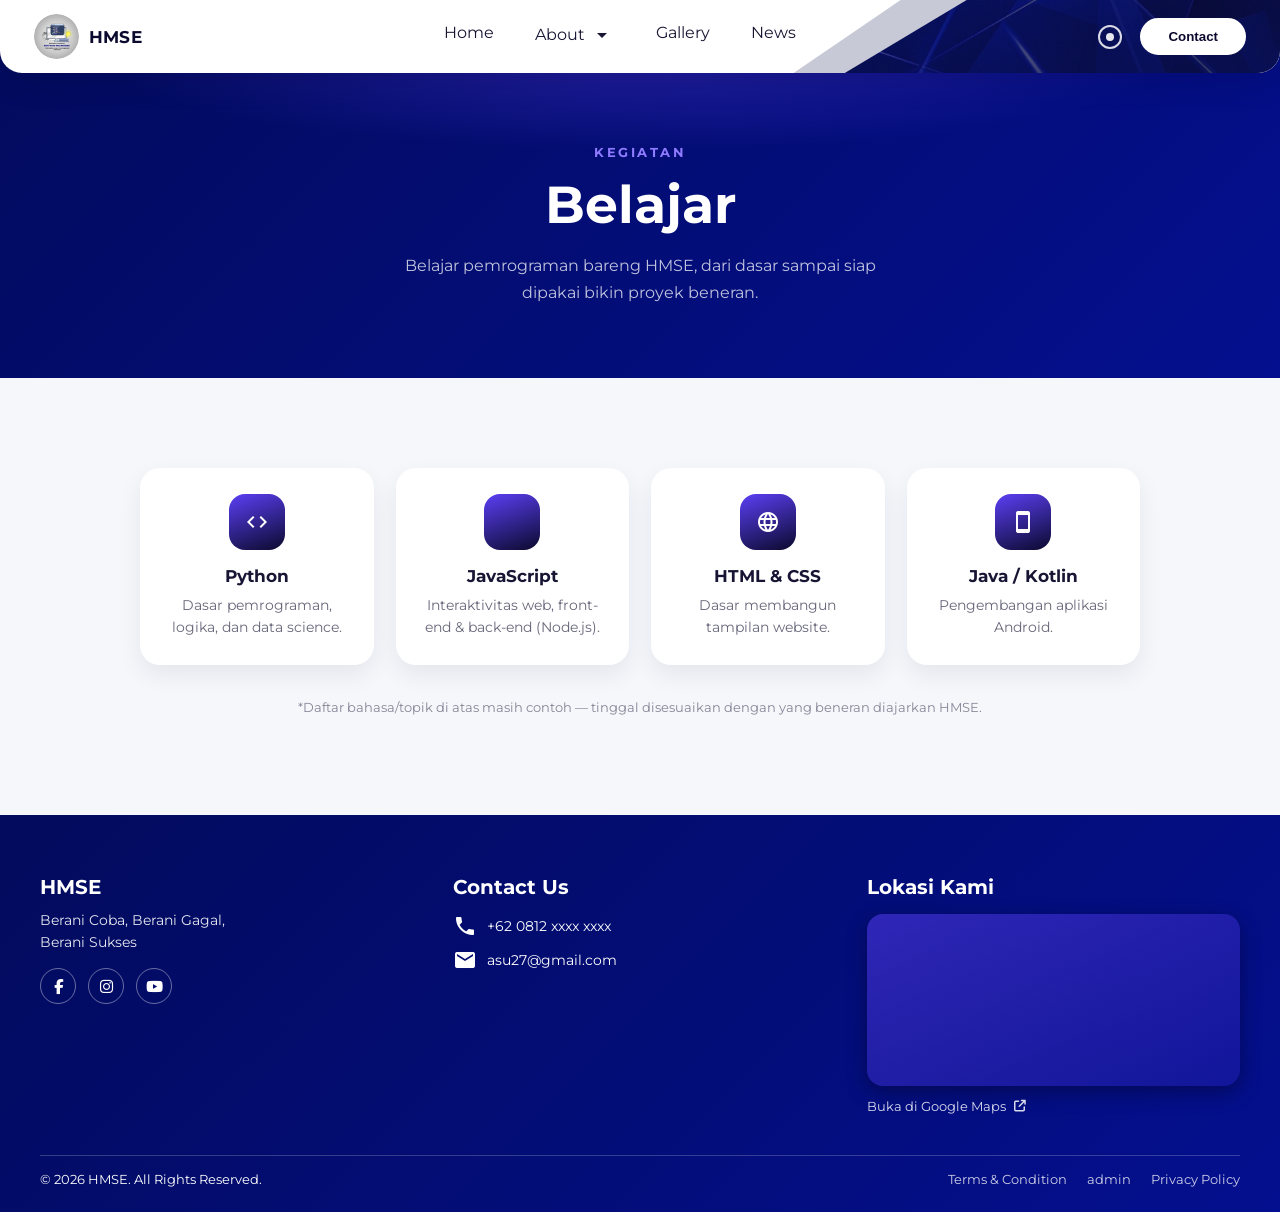
<file: html/belajar.html>
<!DOCTYPE html>
<html lang="id">
<head>
    <meta charset="UTF-8">
    <meta name="viewport" content="width=device-width, initial-scale=1.0">
    <title>Belajar - HMSE</title>
    <link rel="icon" type="image/png" href="../images/logo2.png">
    <link rel="apple-touch-icon" href="../images/logo2.png">
    <link rel="stylesheet" href="../css/style.css">
    <link rel="stylesheet" href="../css/belajar.css">
    <link rel="stylesheet" href="https://fonts.googleapis.com/icon?family=Material+Icons">
    <link rel="stylesheet" href="https://cdnjs.cloudflare.com/ajax/libs/font-awesome/6.5.1/css/all.min.css">
    <style>
        @import url('https://fonts.googleapis.com/css2?family=Montserrat:ital,wght@0,100..900;1,100..900&display=swap');
    </style>
</head>
<body>

    <header id="navbar">
        <nav class="navbar">

            <div class="nav-bg-gray"></div>

            <div class="brand">
                <img class="logo" src="../images/logo2.png" alt="logo HMSE">
                <span>HMSE</span>
            </div>

            <ul class="menu" id="menu">
                <li class="menu-header">
                    <div class="brand">
                        <img class="logo" src="../images/logo2.png" alt="logo HMSE">
                        <span>HMSE</span>
                    </div>
                    <span class="menu-close" id="menuClose" aria-label="Tutup menu">&times;</span>
                </li>
                <li class="nav-li"><a href="index.html">Home</a></li>
                <li class="nav-li drop">
                    <div class="drop-btn">
                      About
                      <span class="material-icons dropdown-icon">
                        arrow_drop_down
                      </span>
                    </div>

                    <div class="dropdown">
                      <ul class="dropdown-inner">
                        <li><a href="visi_&amp;_misi.html">Visi & Misi</a></li>
                        <li><a href="program-kerja.php">Program Kerja</a></li>
                        <li><a href="event-schedule.php">Event Schedule</a></li>
                        <li><a href="struktur.php">Struktur Organisasi</a></li>
                      </ul>
                    </div>

                </li>
                <li class="nav-li"><a href="gallery.php">Gallery</a></li>
                <li class="nav-li"><a href="news.php">News</a></li>
                <li class="nav-li mobile-btn">
                    <a class="btn" href="#"><button>Contact</button></a>
                </li>
            </ul>

            <div class="nav-accent">
                <span class="accent-circle"></span>
                <div class="button">
                    <a class="btn" href="#"><button>Contact</button></a>
                </div>
            </div>

            <div class="hamburger" id="hamburger">
                <span></span>
                <span></span>
                <span></span>
            </div>

        </nav>

        <div class="menu-overlay" id="menuOverlay"></div>
    </header>

    <!-- ================= PAGE BANNER ================= -->
    <section class="bl-banner">
        <div class="bl-banner-glow"></div>
        <div class="bl-banner-content reveal reveal-up">
            <span class="section-eyebrow section-eyebrow-light">Kegiatan</span>
            <h1>Belajar</h1>
            <p>Belajar pemrograman bareng HMSE, dari dasar sampai siap dipakai bikin proyek beneran.</p>
        </div>
    </section>

    <!-- ================= DAFTAR BAHASA/TOPIK ================= -->
    <!-- CONTOH/PLACEHOLDER: tinggal ganti/tambah/hapus .bl-card sesuai
         bahasa/topik yang beneran diajarkan. Ikonnya pakai Material Icons
         (lihat fonts.google.com/icons buat ganti nama ikonnya). -->
    <section class="bl-section">
        <div class="bl-grid">

            <div class="bl-card reveal reveal-up">
                <div class="bl-card-icon"><i class="material-icons">code</i></div>
                <h3>Python</h3>
                <p>Dasar pemrograman, logika, dan data science.</p>
            </div>

            <div class="bl-card reveal reveal-up">
                <div class="bl-card-icon"><i class="material-icons">javascript</i></div>
                <h3>JavaScript</h3>
                <p>Interaktivitas web, front-end &amp; back-end (Node.js).</p>
            </div>

            <div class="bl-card reveal reveal-up">
                <div class="bl-card-icon"><i class="material-icons">language</i></div>
                <h3>HTML &amp; CSS</h3>
                <p>Dasar membangun tampilan website.</p>
            </div>

            <div class="bl-card reveal reveal-up">
                <div class="bl-card-icon"><i class="material-icons">smartphone</i></div>
                <h3>Java / Kotlin</h3>
                <p>Pengembangan aplikasi Android.</p>
            </div>

        </div>

        <p class="bl-note">*Daftar bahasa/topik di atas masih contoh — tinggal disesuaikan dengan yang beneran diajarkan HMSE.</p>
    </section>

    <footer class="hmse-footer">
      <div class="footer-main">

        <!-- Brand -->
        <div class="footer-brand">
          <h3>HMSE</h3>
          <p>
            Berani Coba, Berani Gagal,<br>
            Berani Sukses
          </p>

          <div class="footer-social">
            <a href="#" aria-label="Facebook HMSE"><i class="fa-brands fa-facebook-f"></i></a>
            <a href="#" aria-label="Instagram HMSE"><i class="fa-brands fa-instagram"></i></a>
            <a href="#" aria-label="YouTube HMSE"><i class="fa-brands fa-youtube"></i></a>
          </div>
        </div>

        <!-- Contact -->
        <div class="footer-contact">
          <h4>Contact Us</h4>

          <p>
            <i class="material-icons">call</i>
            +62 0812 xxxx xxxx
          </p>

          <p>
            <i class="material-icons">email</i>
            asu27@gmail.com
          </p>
        </div>

        <!-- Maps -->
        <div class="footer-maps">
          <h4>Lokasi Kami</h4>
          <div class="footer-maps-frame">
            <iframe
              loading="lazy"
              src="https://maps.google.com/maps?q=-6.2243268,106.5683631&z=17&output=embed">
            </iframe>
          </div>
          <a class="footer-maps-link" href="https://www.google.com/maps/place/SEKRET+HMSE+UNIPI/@-6.2243884,106.5671774,18.06z/data=!4m6!3m5!1s0x2e69ff0067f77447:0xd2739de9d0900f90!8m2!3d-6.2243268!4d106.5683631!16s%2Fg%2F11w9bsdjsm?hl=id-ID" target="_blank" rel="noopener">
            Buka di Google Maps
            <i class="fa-solid fa-arrow-up-right-from-square"></i>
          </a>
        </div>

      </div>

      <!-- Bottom -->
      <div class="footer-bottom">

        <p>© 2026 HMSE. All Rights Reserved.</p>

        <div class="footer-links">
          <a href="#">Terms & Condition</a>
          <a href="../admin/login.php">admin</a>
          <a href="#">Privacy Policy</a>
        </div>

      </div>
    </footer>

    <script src="../js/index.js"></script>

</body>
</html>
</file>
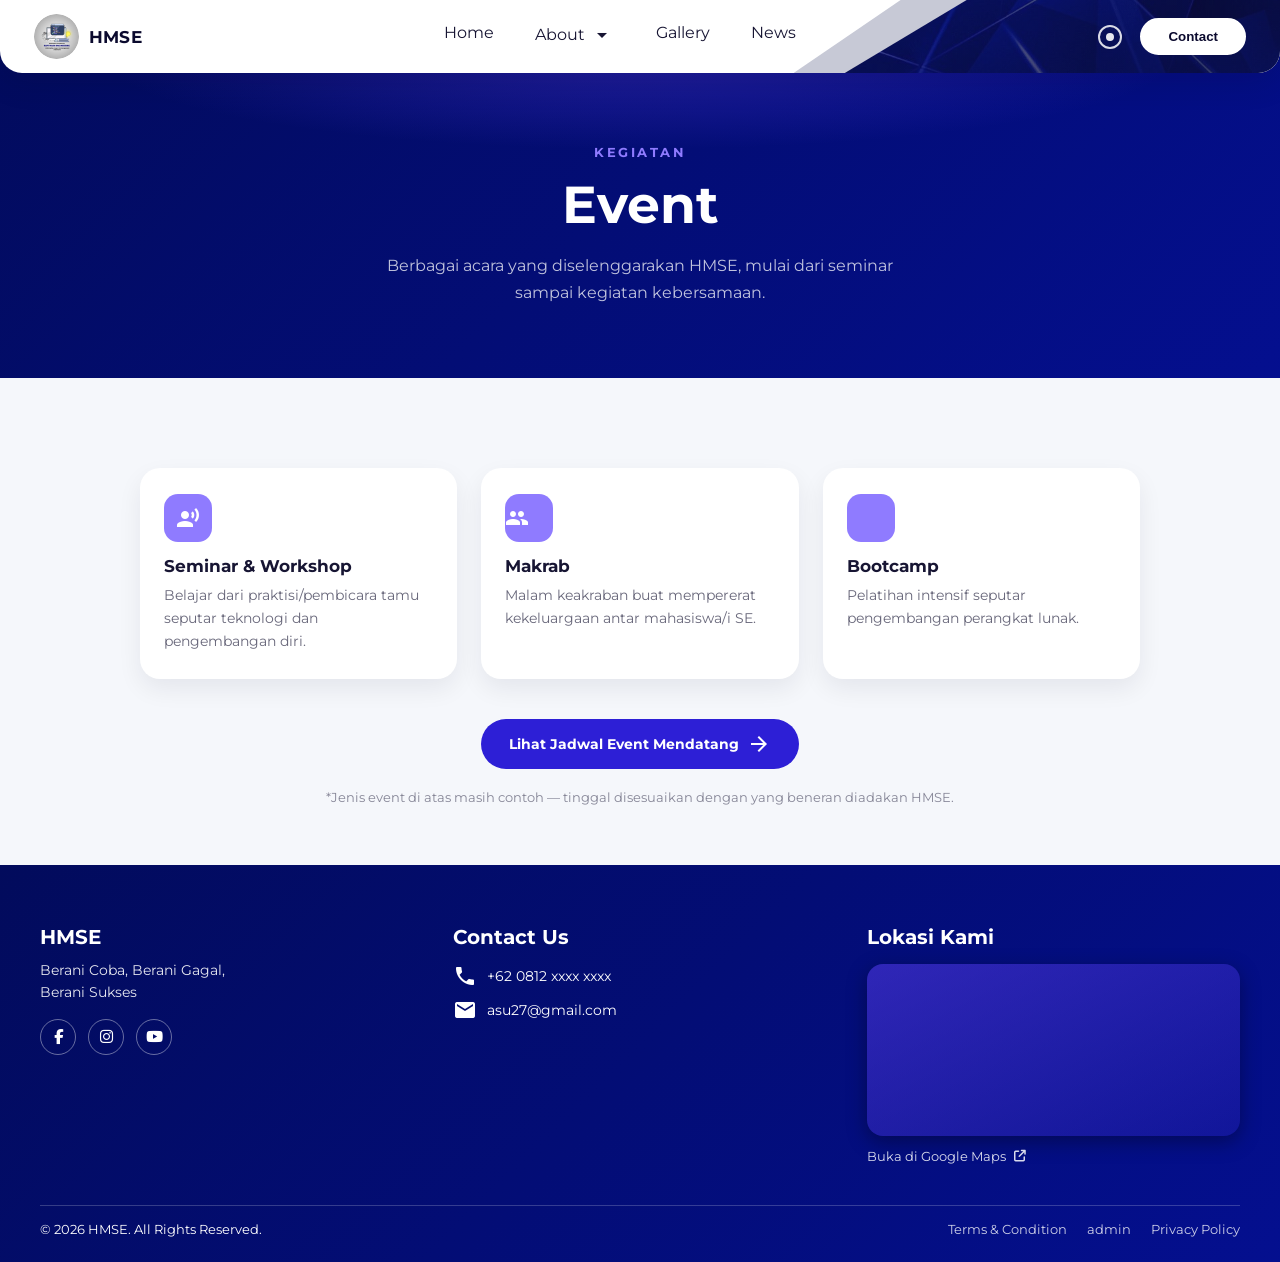
<file: html/event.html>
<!DOCTYPE html>
<html lang="id">
<head>
    <meta charset="UTF-8">
    <meta name="viewport" content="width=device-width, initial-scale=1.0">
    <title>Event - HMSE</title>
    <link rel="icon" type="image/png" href="../images/logo2.png">
    <link rel="apple-touch-icon" href="../images/logo2.png">
    <link rel="stylesheet" href="../css/style.css">
    <link rel="stylesheet" href="../css/event.css">
    <link rel="stylesheet" href="https://fonts.googleapis.com/icon?family=Material+Icons">
    <link rel="stylesheet" href="https://cdnjs.cloudflare.com/ajax/libs/font-awesome/6.5.1/css/all.min.css">
    <style>
        @import url('https://fonts.googleapis.com/css2?family=Montserrat:ital,wght@0,100..900;1,100..900&display=swap');
    </style>
</head>
<body>

    <header id="navbar">
        <nav class="navbar">

            <div class="nav-bg-gray"></div>

            <div class="brand">
                <img class="logo" src="../images/logo2.png" alt="logo HMSE">
                <span>HMSE</span>
            </div>

            <ul class="menu" id="menu">
                <li class="menu-header">
                    <div class="brand">
                        <img class="logo" src="../images/logo2.png" alt="logo HMSE">
                        <span>HMSE</span>
                    </div>
                    <span class="menu-close" id="menuClose" aria-label="Tutup menu">&times;</span>
                </li>
                <li class="nav-li"><a href="index.html">Home</a></li>
                <li class="nav-li drop">
                    <div class="drop-btn">
                      About
                      <span class="material-icons dropdown-icon">
                        arrow_drop_down
                      </span>
                    </div>

                    <div class="dropdown">
                      <ul class="dropdown-inner">
                        <li><a href="visi_&amp;_misi.html">Visi & Misi</a></li>
                        <li><a href="program-kerja.php">Program Kerja</a></li>
                        <li><a href="event-schedule.php">Event Schedule</a></li>
                        <li><a href="struktur.php">Struktur Organisasi</a></li>
                      </ul>
                    </div>

                </li>
                <li class="nav-li"><a href="gallery.php">Gallery</a></li>
                <li class="nav-li"><a href="news.php">News</a></li>
                <li class="nav-li mobile-btn">
                    <a class="btn" href="#"><button>Contact</button></a>
                </li>
            </ul>

            <div class="nav-accent">
                <span class="accent-circle"></span>
                <div class="button">
                    <a class="btn" href="#"><button>Contact</button></a>
                </div>
            </div>

            <div class="hamburger" id="hamburger">
                <span></span>
                <span></span>
                <span></span>
            </div>

        </nav>

        <div class="menu-overlay" id="menuOverlay"></div>
    </header>

    <!-- ================= PAGE BANNER ================= -->
    <section class="ev-banner">
        <div class="ev-banner-glow"></div>
        <div class="ev-banner-content reveal reveal-up">
            <span class="section-eyebrow section-eyebrow-light">Kegiatan</span>
            <h1>Event</h1>
            <p>Berbagai acara yang diselenggarakan HMSE, mulai dari seminar sampai kegiatan kebersamaan.</p>
        </div>
    </section>

    <!-- ================= JENIS EVENT ================= -->
    <!-- CONTOH/PLACEHOLDER: tinggal ganti/tambah/hapus .ev-card sesuai
         jenis acara yang beneran diadakan HMSE. -->
    <section class="ev-section">
        <div class="ev-grid">

            <div class="ev-card reveal reveal-up">
                <div class="ev-card-icon"><i class="material-icons">record_voice_over</i></div>
                <h3>Seminar &amp; Workshop</h3>
                <p>Belajar dari praktisi/pembicara tamu seputar teknologi dan pengembangan diri.</p>
            </div>

            <div class="ev-card reveal reveal-up">
                <div class="ev-card-icon"><i class="material-icons">groups</i></div>
                <h3>Makrab</h3>
                <p>Malam keakraban buat mempererat kekeluargaan antar mahasiswa/i SE.</p>
            </div>

            <div class="ev-card reveal reveal-up">
                <div class="ev-card-icon"><i class="material-icons">terminal</i></div>
                <h3>Bootcamp</h3>
                <p>Pelatihan intensif seputar pengembangan perangkat lunak.</p>
            </div>

        </div>

        <div class="ev-cta">
            <a href="event-schedule.php">
                Lihat Jadwal Event Mendatang
                <i class="material-icons">arrow_forward</i>
            </a>
        </div>

        <p class="ev-note">*Jenis event di atas masih contoh — tinggal disesuaikan dengan yang beneran diadakan HMSE.</p>
    </section>

    <footer class="hmse-footer">
      <div class="footer-main">

        <!-- Brand -->
        <div class="footer-brand">
          <h3>HMSE</h3>
          <p>
            Berani Coba, Berani Gagal,<br>
            Berani Sukses
          </p>

          <div class="footer-social">
            <a href="#" aria-label="Facebook HMSE"><i class="fa-brands fa-facebook-f"></i></a>
            <a href="#" aria-label="Instagram HMSE"><i class="fa-brands fa-instagram"></i></a>
            <a href="#" aria-label="YouTube HMSE"><i class="fa-brands fa-youtube"></i></a>
          </div>
        </div>

        <!-- Contact -->
        <div class="footer-contact">
          <h4>Contact Us</h4>

          <p>
            <i class="material-icons">call</i>
            +62 0812 xxxx xxxx
          </p>

          <p>
            <i class="material-icons">email</i>
            asu27@gmail.com
          </p>
        </div>

        <!-- Maps -->
        <div class="footer-maps">
          <h4>Lokasi Kami</h4>
          <div class="footer-maps-frame">
            <iframe
              loading="lazy"
              src="https://maps.google.com/maps?q=-6.2243268,106.5683631&z=17&output=embed">
            </iframe>
          </div>
          <a class="footer-maps-link" href="https://www.google.com/maps/place/SEKRET+HMSE+UNIPI/@-6.2243884,106.5671774,18.06z/data=!4m6!3m5!1s0x2e69ff0067f77447:0xd2739de9d0900f90!8m2!3d-6.2243268!4d106.5683631!16s%2Fg%2F11w9bsdjsm?hl=id-ID" target="_blank" rel="noopener">
            Buka di Google Maps
            <i class="fa-solid fa-arrow-up-right-from-square"></i>
          </a>
        </div>

      </div>

      <!-- Bottom -->
      <div class="footer-bottom">

        <p>© 2026 HMSE. All Rights Reserved.</p>

        <div class="footer-links">
          <a href="#">Terms & Condition</a>
          <a href="../admin/login.php">admin</a>
          <a href="#">Privacy Policy</a>
        </div>

      </div>
    </footer>

    <script src="../js/index.js"></script>

</body>
</html>
</file>
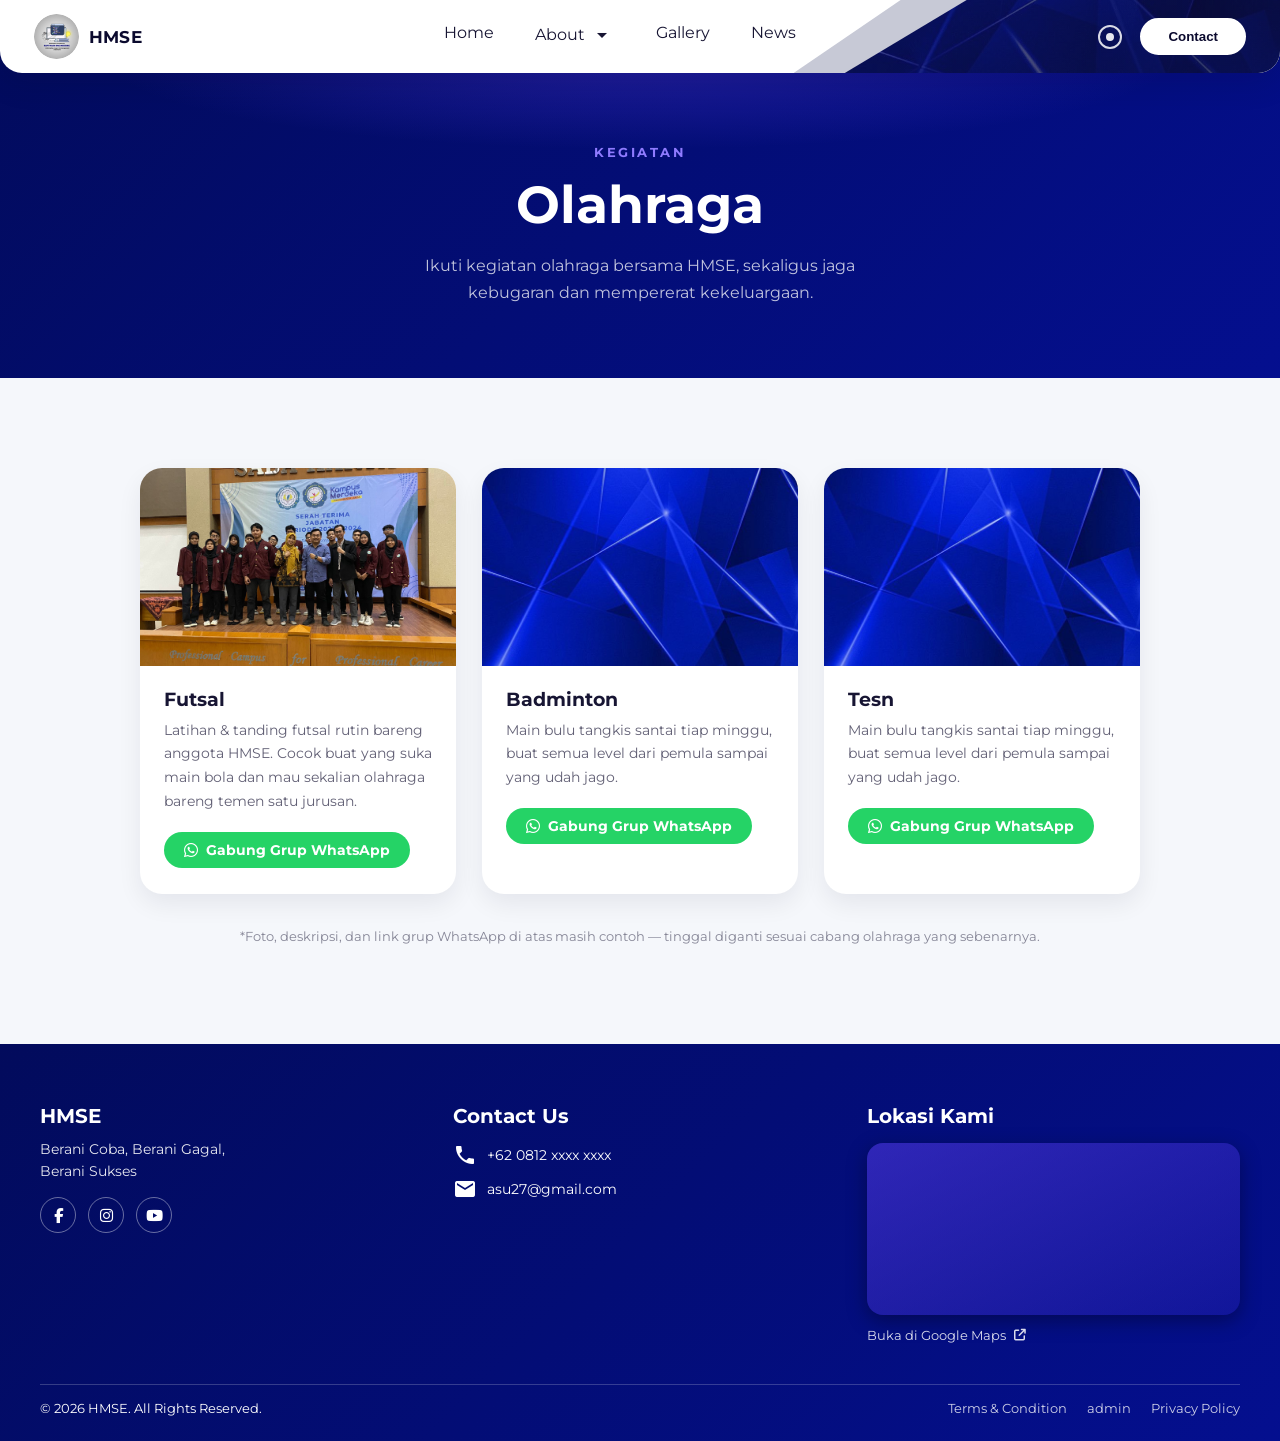
<file: html/olahraga.html>
<!DOCTYPE html>
<html lang="id">
<head>
    <meta charset="UTF-8">
    <meta name="viewport" content="width=device-width, initial-scale=1.0">
    <title>Olahraga - HMSE</title>
    <link rel="icon" type="image/png" href="../images/logo2.png">
    <link rel="apple-touch-icon" href="../images/logo2.png">
    <link rel="stylesheet" href="../css/style.css">
    <link rel="stylesheet" href="../css/olahraga.css">
    <link rel="stylesheet" href="https://fonts.googleapis.com/icon?family=Material+Icons">
    <link rel="stylesheet" href="https://cdnjs.cloudflare.com/ajax/libs/font-awesome/6.5.1/css/all.min.css">
    <style>
        @import url('https://fonts.googleapis.com/css2?family=Montserrat:ital,wght@0,100..900;1,100..900&display=swap');
    </style>
</head>
<body>

    <header id="navbar">
        <nav class="navbar">

            <div class="nav-bg-gray"></div>

            <div class="brand">
                <img class="logo" src="../images/logo2.png" alt="logo HMSE">
                <span>HMSE</span>
            </div>

            <ul class="menu" id="menu">
                <li class="menu-header">
                    <div class="brand">
                        <img class="logo" src="../images/logo2.png" alt="logo HMSE">
                        <span>HMSE</span>
                    </div>
                    <span class="menu-close" id="menuClose" aria-label="Tutup menu">&times;</span>
                </li>
                <li class="nav-li"><a href="index.html">Home</a></li>
                <li class="nav-li drop">
                    <div class="drop-btn">
                      About
                      <span class="material-icons dropdown-icon">
                        arrow_drop_down
                      </span>
                    </div>

                    <div class="dropdown">
                      <ul class="dropdown-inner">
                        <li><a href="visi_&amp;_misi.html">Visi & Misi</a></li>
                        <li><a href="program-kerja.php">Program Kerja</a></li>
                        <li><a href="event-schedule.php">Event Schedule</a></li>
                        <li><a href="struktur.php">Struktur Organisasi</a></li>
                      </ul>
                    </div>

                </li>
                <li class="nav-li"><a href="gallery.php">Gallery</a></li>
                <li class="nav-li"><a href="news.php">News</a></li>
                <li class="nav-li mobile-btn">
                    <a class="btn" href="#"><button>Contact</button></a>
                </li>
            </ul>

            <div class="nav-accent">
                <span class="accent-circle"></span>
                <div class="button">
                    <a class="btn" href="#"><button>Contact</button></a>
                </div>
            </div>

            <div class="hamburger" id="hamburger">
                <span></span>
                <span></span>
                <span></span>
            </div>

        </nav>

        <div class="menu-overlay" id="menuOverlay"></div>
    </header>

    <!-- ================= PAGE BANNER ================= -->
    <section class="ol-banner">
        <div class="ol-banner-glow"></div>
        <div class="ol-banner-content reveal reveal-up">
            <span class="section-eyebrow section-eyebrow-light">Kegiatan</span>
            <h1>Olahraga</h1>
            <p>Ikuti kegiatan olahraga bersama HMSE, sekaligus jaga kebugaran dan mempererat kekeluargaan.</p>
        </div>
    </section>

    <!-- ================= DAFTAR CABANG OLAHRAGA ================= -->
    <section class="ol-section">
        <div class="ol-grid">

            <div class="ol-card reveal reveal-up">
                <div class="ol-card-photo">
                    <img src="../images/foto.jpg" alt="Futsal">
                </div>
                <div class="ol-card-body">
                    <h3>Futsal</h3>
                    <p>Latihan &amp; tanding futsal rutin bareng anggota HMSE. Cocok buat yang suka main bola dan mau sekalian olahraga bareng temen satu jurusan.</p>
                    <a class="ol-wa-btn" href="https://chat.whatsapp.com/GANTI_DENGAN_LINK_GRUP_FUTSAL" target="_blank" rel="noopener"> <!-- Kalo mau ganti grup wa nya, langsung aja temepel disini linknya  -->
                        <i class="fa-brands fa-whatsapp"></i> Gabung Grup WhatsApp
                    </a>
                </div>
            </div>

            <div class="ol-card reveal reveal-up">
                <div class="ol-card-photo">
                    <img src="../images/motif_biru.jpg" alt="Badminton">
                </div>
                <div class="ol-card-body">
                    <h3>Badminton</h3>
                    <p>Main bulu tangkis santai tiap minggu, buat semua level dari pemula sampai yang udah jago.</p>
                    <a class="ol-wa-btn" href="https://chat.whatsapp.com/GANTI_DENGAN_LINK_GRUP_BADMINTON" target="_blank" rel="noopener"> <!-- Kalo mau ganti grup wa nya, langsung aja temepel disini linknya  -->
                        <i class="fa-brands fa-whatsapp"></i> Gabung Grup WhatsApp
                    </a>
                </div>
            </div>

            <div class="ol-card reveal reveal-up">
              <div class="ol-card-photo">
                  <img src="../images/motif_biru.jpg" alt="Badminton">
              </div>
              <div class="ol-card-body">
                  <h3>Tesn</h3>
                  <p>Main bulu tangkis santai tiap minggu, buat semua level dari pemula sampai yang udah jago.</p>
                  <a class="ol-wa-btn" href="https://chat.whatsapp.com/GANTI_DENGAN_LINK_GRUP_BADMINTON" target="_blank" rel="noopener"> <!-- Kalo mau ganti grup wa nya, langsung aja temepel disini linknya  -->
                      <i class="fa-brands fa-whatsapp"></i> Gabung Grup WhatsApp
                  </a>
              </div>
          </div>
              <!-- Kalo mau ganti ato nambah grup lain, samain aja kyk atasnya trs ganti juga link nya. Auto posisi itu  -->
        </div>

        <p class="ol-note">*Foto, deskripsi, dan link grup WhatsApp di atas masih contoh — tinggal diganti sesuai cabang olahraga yang sebenarnya.</p>
    </section>

    <footer class="hmse-footer">
      <div class="footer-main">

        <!-- Brand -->
        <div class="footer-brand">
          <h3>HMSE</h3>
          <p>
            Berani Coba, Berani Gagal,<br>
            Berani Sukses
          </p>

          <div class="footer-social">
            <a href="#" aria-label="Facebook HMSE"><i class="fa-brands fa-facebook-f"></i></a>
            <a href="#" aria-label="Instagram HMSE"><i class="fa-brands fa-instagram"></i></a>
            <a href="#" aria-label="YouTube HMSE"><i class="fa-brands fa-youtube"></i></a>
          </div>
        </div>

        <!-- Contact -->
        <div class="footer-contact">
          <h4>Contact Us</h4>

          <p>
            <i class="material-icons">call</i>
            +62 0812 xxxx xxxx
          </p>

          <p>
            <i class="material-icons">email</i>
            asu27@gmail.com
          </p>
        </div>

        <!-- Maps -->
        <div class="footer-maps">
          <h4>Lokasi Kami</h4>
          <div class="footer-maps-frame">
            <iframe
              loading="lazy"
              src="https://maps.google.com/maps?q=-6.2243268,106.5683631&z=17&output=embed">
            </iframe>
          </div>
          <a class="footer-maps-link" href="https://www.google.com/maps/place/SEKRET+HMSE+UNIPI/@-6.2243884,106.5671774,18.06z/data=!4m6!3m5!1s0x2e69ff0067f77447:0xd2739de9d0900f90!8m2!3d-6.2243268!4d106.5683631!16s%2Fg%2F11w9bsdjsm?hl=id-ID" target="_blank" rel="noopener">
            Buka di Google Maps
            <i class="fa-solid fa-arrow-up-right-from-square"></i>
          </a>
        </div>

      </div>

      <!-- Bottom -->
      <div class="footer-bottom">

        <p>© 2026 HMSE. All Rights Reserved.</p>

        <div class="footer-links">
          <a href="#">Terms & Condition</a>
          <a href="../admin/login.php">admin</a>
          <a href="#">Privacy Policy</a>
        </div>

      </div>
    </footer>

    <script src="../js/index.js"></script>

</body>
</html>
</file>
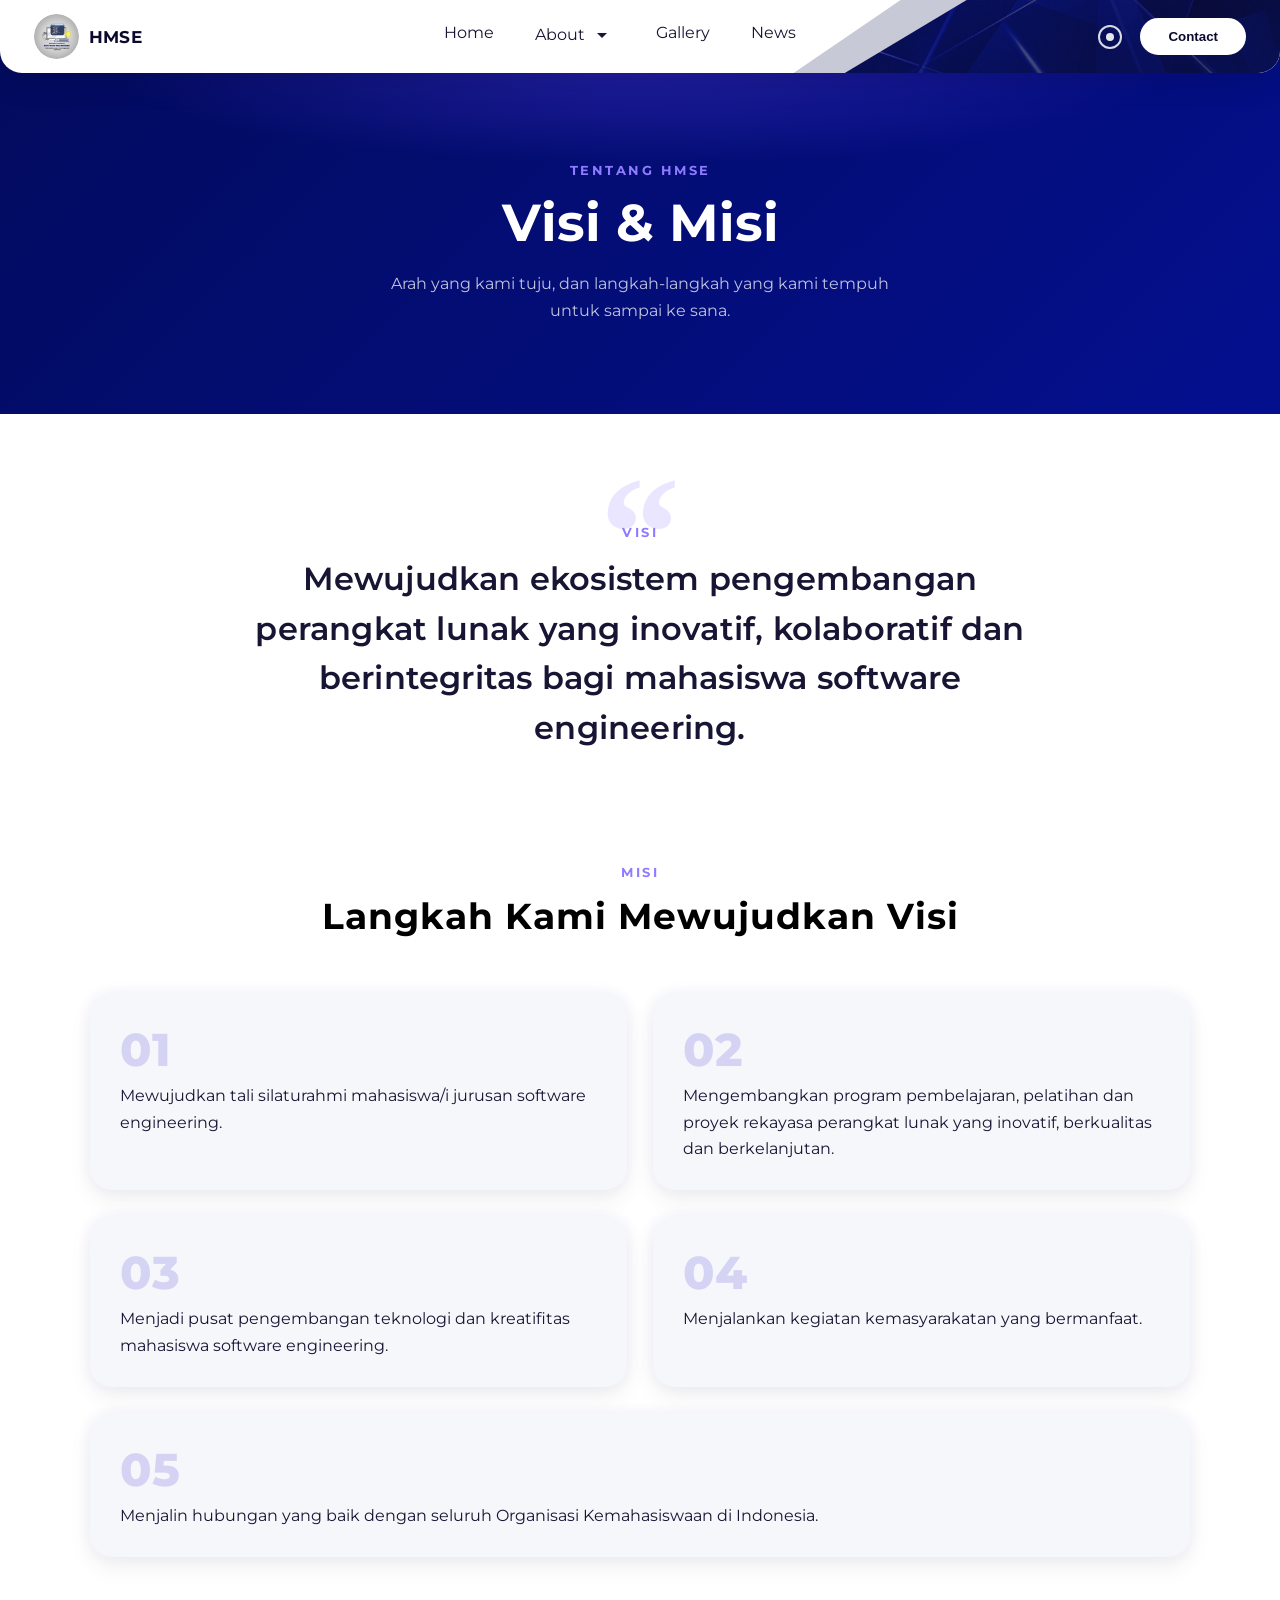
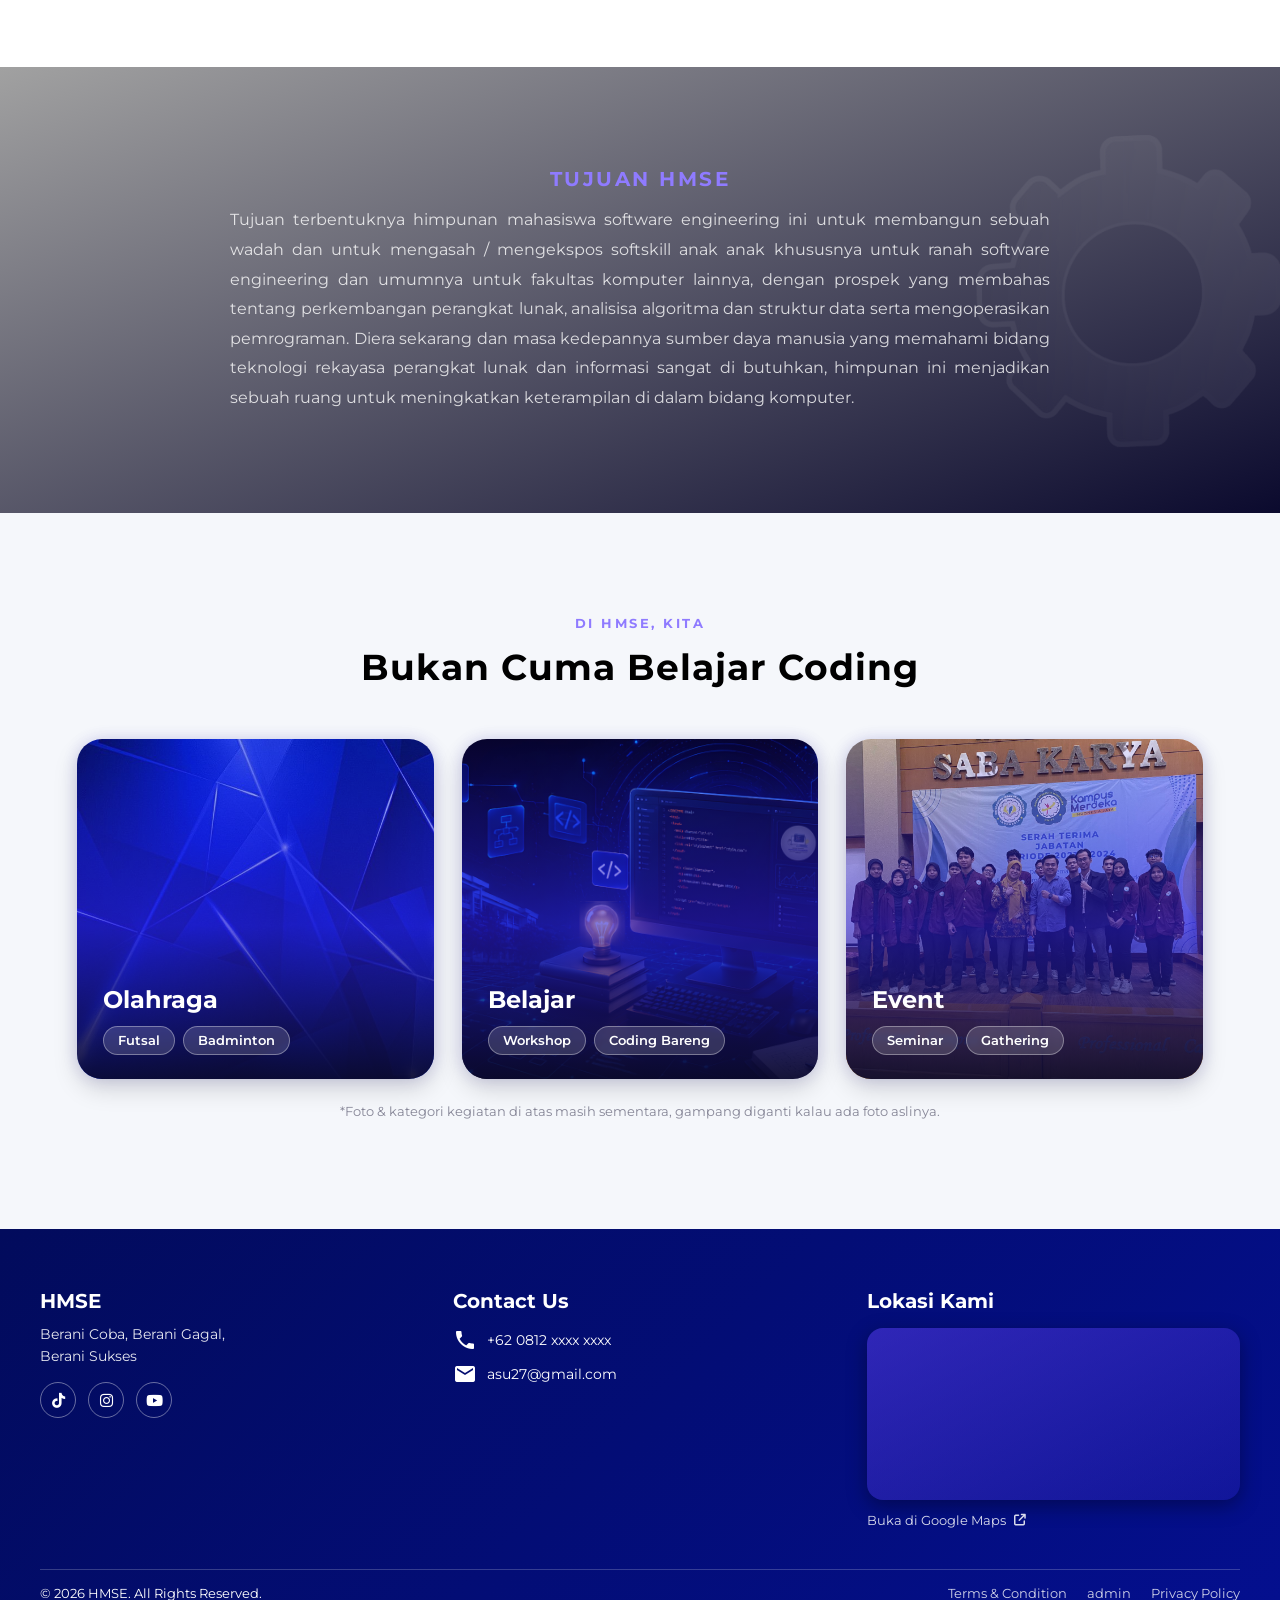
<file: html/visi_&_misi.html>
<!DOCTYPE html>
<html lang="id">
<head>
    <meta charset="UTF-8">
    <meta name="viewport" content="width=device-width, initial-scale=1.0">
    <title>Visi & Misi - HMSE</title>
    <link rel="icon" type="image/png" href="../images/logo2.png">
    <link rel="apple-touch-icon" href="../images/logo2.png">
    <link rel="stylesheet" href="../css/style.css">
    <link rel="stylesheet" href="../css/visi-misi.css">
    <link rel="stylesheet" href="https://fonts.googleapis.com/icon?family=Material+Icons">
    <link rel="stylesheet" href="https://cdnjs.cloudflare.com/ajax/libs/font-awesome/6.5.1/css/all.min.css">
    <style>
        @import url('https://fonts.googleapis.com/css2?family=Montserrat:ital,wght@0,100..900;1,100..900&display=swap');
    </style>
</head>
<body>

    <header id="navbar">
        <nav class="navbar">

            <div class="nav-bg-gray"></div>

            <div class="brand">
                <img class="logo" src="../images/logo2.png" alt="logo HMSE">
                <span>HMSE</span>
            </div>

            <ul class="menu" id="menu">
                <li class="menu-header">
                    <div class="brand">
                        <img class="logo" src="../images/logo2.png" alt="logo HMSE">
                        <span>HMSE</span>
                    </div>
                    <span class="menu-close" id="menuClose" aria-label="Tutup menu">&times;</span>
                </li>
                <li class="nav-li"><a href="index.html">Home</a></li>
                <li class="nav-li drop current">
                    <div class="drop-btn">
                      About
                      <span class="material-icons dropdown-icon">
                        arrow_drop_down
                      </span>
                    </div>

                    <div class="dropdown">
                      <ul class="dropdown-inner">
                        <li><a href="visi_&_misi.html">Visi & Misi</a></li>
                        <li><a href="program-kerja.php">Program Kerja</a></li>
                        <li><a href="event-schedule.php">Event Schedule</a></li>
                        <li><a href="struktur.php">Struktur Organisasi</a></li>
                      </ul>
                    </div>

                </li>
                <li class="nav-li"><a href="gallery.php">Gallery</a></li>
                <li class="nav-li"><a href="news.php">News</a></li>
                <li class="nav-li mobile-btn">
                    <a class="btn" href="#"><button>Contact</button></a>
                </li>
            </ul>

            <div class="nav-accent">
                <span class="accent-circle"></span>
                <div class="button">
                    <a class="btn" href="#"><button>Contact</button></a>
                </div>
            </div>

            <div class="hamburger" id="hamburger">
                <span></span>
                <span></span>
                <span></span>
            </div>

        </nav>

        <div class="menu-overlay" id="menuOverlay"></div>
    </header>

    <!-- ================= PAGE BANNER ================= -->
    <section class="page-banner">
        <div class="page-banner-glow"></div>
        <div class="page-banner-content reveal reveal-up">
            <span class="section-eyebrow">Tentang HMSE</span>
            <h1>Visi &amp; Misi</h1>
            <p>Arah yang kami tuju, dan langkah-langkah yang kami tempuh untuk sampai ke sana.</p>
        </div>
    </section>

    <!-- ================= VISI ================= -->
    <section class="visi-section">
        <div class="visi-inner reveal reveal-up">
            <span class="quote-mark" aria-hidden="true">&ldquo;</span>
            <span class="section-eyebrow">Visi</span>
            <p class="visi-statement">
                Mewujudkan ekosistem pengembangan perangkat lunak yang inovatif,
                kolaboratif dan berintegritas bagi mahasiswa software engineering.
            </p>
        </div>
    </section>

    <!-- ================= MISI ================= -->
    <section class="misi-section">
        <span class="section-eyebrow">Misi</span>
        <h2>Langkah Kami Mewujudkan Visi</h2>

        <div class="misi-grid">

            <div class="misi-card reveal reveal-up">
                <span class="misi-num">01</span>
                <p>Mewujudkan tali silaturahmi mahasiswa/i jurusan software engineering.</p>
            </div>

            <div class="misi-card reveal reveal-up">
                <span class="misi-num">02</span>
                <p>Mengembangkan program pembelajaran, pelatihan dan proyek rekayasa perangkat lunak yang inovatif, berkualitas dan berkelanjutan.</p>
            </div>

            <div class="misi-card reveal reveal-up">
                <span class="misi-num">03</span>
                <p>Menjadi pusat pengembangan teknologi dan kreatifitas mahasiswa software engineering.</p>
            </div>

            <div class="misi-card reveal reveal-up">
                <span class="misi-num">04</span>
                <p>Menjalankan kegiatan kemasyarakatan yang bermanfaat.</p>
            </div>

            <div class="misi-card misi-card-wide reveal reveal-up">
                <span class="misi-num">05</span>
                <p>Menjalin hubungan yang baik dengan seluruh Organisasi Kemahasiswaan di Indonesia.</p>
            </div>

        </div>
    </section>

    <!-- ================= TUJUAN ================= -->
    <section class="tujuan-section">
        <div class="tujuan-bg-icon" aria-hidden="true">
            <img src="../images/gear.png" alt="">
        </div>

        <div class="tujuan-inner reveal reveal-up">
            <span class="section-eyebrow section-eyebrow-light">Tujuan HMSE</span>
            <p>
                Tujuan terbentuknya himpunan mahasiswa software engineering ini untuk membangun
                sebuah wadah dan untuk mengasah / mengekspos softskill anak anak khususnya untuk
                ranah software engineering dan umumnya untuk fakultas komputer lainnya, dengan
                prospek yang membahas tentang perkembangan perangkat lunak, analisisa algoritma
                dan struktur data serta mengoperasikan pemrograman. Diera sekarang dan masa
                kedepannya sumber daya manusia yang memahami bidang teknologi rekayasa perangkat
                lunak dan informasi sangat di butuhkan, himpunan ini menjadikan sebuah ruang untuk
                meningkatkan keterampilan di dalam bidang komputer.
            </p>
        </div>
    </section>

    <!-- ================= KEGIATAN (OLAHRAGA / BELAJAR / EVENT) ================= -->
    <section class="highlight-section">
        <span class="section-eyebrow">Di HMSE, Kita</span>
        <h2>Bukan Cuma Belajar Coding</h2>

        <div class="highlight-grid">

            <div class="highlight-card reveal reveal-up">
                <img src="../images/motif_biru.jpg" alt="Olahraga bersama HMSE">
                <div class="highlight-overlay"></div>
                <div class="highlight-content">
                    <h3>Olahraga</h3>
                    <div class="highlight-tags">
                        <span>Futsal</span>
                        <span>Badminton</span>
                    </div>
                </div>
            </div>

            <div class="highlight-card reveal reveal-up">
                <img src="../images/home.png" alt="Belajar bersama HMSE">
                <div class="highlight-overlay"></div>
                <div class="highlight-content">
                    <h3>Belajar</h3>
                    <div class="highlight-tags">
                        <span>Workshop</span>
                        <span>Coding Bareng</span>
                    </div>
                </div>
            </div>

            <div class="highlight-card reveal reveal-up">
                <img src="../images/foto.jpg" alt="Event bersama HMSE">
                <div class="highlight-overlay"></div>
                <div class="highlight-content">
                    <h3>Event</h3>
                    <div class="highlight-tags">
                        <span>Seminar</span>
                        <span>Gathering</span>
                    </div>
                </div>
            </div>

        </div>
        <p class="highlight-note">*Foto &amp; kategori kegiatan di atas masih sementara, gampang diganti kalau ada foto aslinya.</p>
    </section>

    <footer class="hmse-footer">
      <div class="footer-main">

        <!-- Brand -->
        <div class="footer-brand">
          <h3>HMSE</h3>
          <p>
            Berani Coba, Berani Gagal,<br>
            Berani Sukses
          </p>

          <div class="footer-social">
            <a href="https://www.tiktok.com/@hmse_unipi" aria-label="Tiktok HMSE"><i class="fa-brands fa-tiktok"></i></a>
            <a href="https://www.instagram.com/hmse_unipi?igsh=MTBvaW43MmluN2J1aw==" aria-label="Instagram HMSE"><i class="fa-brands fa-instagram"></i></a>
            <a href="#" aria-label="YouTube HMSE"><i class="fa-brands fa-youtube"></i></a>
          </div>
        </div>

        <!-- Contact -->
        <div class="footer-contact">
          <h4>Contact Us</h4>

          <p>
            <i class="material-icons">call</i>
            +62 0812 xxxx xxxx
          </p>

          <p>
            <i class="material-icons">email</i>
            asu27@gmail.com
          </p>
        </div>

        <!-- Maps -->
        <div class="footer-maps">
          <h4>Lokasi Kami</h4>
          <div class="footer-maps-frame">
            <iframe
              loading="lazy"
              src="https://maps.google.com/maps?q=-6.2243268,106.5683631&z=17&output=embed">
            </iframe>
          </div>
          <a class="footer-maps-link" href="https://www.google.com/maps/place/SEKRET+HMSE+UNIPI/@-6.2243884,106.5671774,18.06z/data=!4m6!3m5!1s0x2e69ff0067f77447:0xd2739de9d0900f90!8m2!3d-6.2243268!4d106.5683631!16s%2Fg%2F11w9bsdjsm?hl=id-ID" target="_blank" rel="noopener">
            Buka di Google Maps
            <i class="fa-solid fa-arrow-up-right-from-square"></i>
          </a>
        </div>

      </div>

      <!-- Bottom -->
      <div class="footer-bottom">

        <p>© 2026 HMSE. All Rights Reserved.</p>

        <div class="footer-links">
          <a href="#">Terms & Condition</a>
          <a href="../admin/login.php">admin</a>
          <a href="#">Privacy Policy</a>
        </div>

      </div>
    </footer>

    <script src="../js/index.js"></script>

</body>
</html>
</file>
<file: css/style.css>
*{
    margin: 0;
    padding: 0;
    box-sizing: border-box;
}
html, body {
    max-width:100%;
    overflow-x:hidden;
}
body {
    font-family: 'montserrat';
}
/* ================= TOKENS ================= */
:root{
    --navy:#0b0a2e;
    --ink:#171533;
    --blue:#2d1fd6;
    --blue-light:#5b3ff5;
    --blue-pale:#8f7bff;
    --nav-gray:#c7c9d6;
}

.logo {
    width: 45px;
    border-radius:50%;
}
.brand {
    display: flex;
    align-items: center;
    gap: 10px;
    color: var(--navy);
    font-weight: 700;
    letter-spacing:0.2px;
    position:relative;
    z-index:2;
}
.brand span {
    color: var(--navy);
    font-weight: 700;
    font-size: 17px;
}
.menu-header{
    display:none;
}

/* -======================= NAVBAR ====================*/
#navbar {
    display: flex;
    font-size: 16px;
    justify-content: center;
    position: fixed;
    width:100%;
    top: 0;
    left: 0;
    z-index: 1000;
    transition: transform 0.35s ease;
}
#navbar.nav-hidden{
    transform: translateY(-110%);
}
.navbar {
    width: 100%;
    max-width: 100%;
    background: #ffffff;
    box-shadow:0 10px 30px rgba(11,10,46,0.14);
    transition:0.4s ease;
    padding: 14px 34px;
    border-radius: 0 0 22px 22px;
    display: grid;
    grid-template-columns: auto 1fr auto;
    align-items: center;
    column-gap: 24px;
    position:relative;
}

/* Transisi abu-abu (belakang) */
.nav-bg-gray{
    content:"";
    position:absolute;
    top:0; right:0; bottom:0;
    width:38%;
    background:var(--nav-gray);
    clip-path: polygon(22% 0, 100% 0, 100% 100%, 0% 100%);
    z-index:0;
    border-radius:0 0 22px 0;
}

/* Aksen diagonal kanan (foto) */
.navbar::after{
    content:"";
    position:absolute;
    top:0; right:0; bottom:0;
    width:34%;
    background-image:linear-gradient(135deg, rgba(11,10,46,.55), rgba(11,10,46,.75)), url(../images/motif_biru.webp);
    background-size:cover;
    background-position:center;
    clip-path: polygon(28% 0, 100% 0, 100% 100%, 0% 100%);
    z-index:1;
    border-radius:0 0 22px 0;
}

/* ================= MENU ================= */
.menu {
    display:flex;
    justify-content:center;
    gap:2.2rem;
    position:relative;
    z-index:2;
}  
.nav-li {
    list-style:none;
    padding:0.5rem 0.2rem;
    position:relative;
    -webkit-tap-highlight-color:transparent;
} 
a {
    text-decoration:none;
    color:var(--ink);
}  
.nav-li > a,
.drop-btn {
    position:relative;
    padding-bottom:4px;
}
.nav-li > a::after,
.drop-btn::after {
    content:"";
    position:absolute;
    left:0; bottom:-4px;
    width:0;
    height:2px;
    background:var(--blue);
    transition:width 0.3s ease;
}
@media (hover:hover) and (pointer:fine){
    .nav-li:hover > a::after,
    .drop:hover .drop-btn::after {
        width:100%;
    }
}
.nav-li:hover {
    background:none;
}

/* ================= DROPDOWN ================= */
.dropdown {
    position:absolute;
    background: #ffffff;
    box-shadow:0 20px 40px rgba(11,10,46,0.18);
    padding:10px 0;
    border-radius:14px;
    display:none;
    min-width:190px;
    margin-top:14px;
}   
.drop a {
    display:flex;
    align-items:center;
    color:var(--ink);
}   
.dropdown-icon {
    font-size:16px;
    transition:0.4s;
    color:var(--ink);
} 
.dropdown li {
    list-style:none;
    padding:9px 22px;
} 
.dropdown li a {
    position:relative;
    padding-bottom:3px;
}
.dropdown li a::after {
    content:"";
    position:absolute;
    left:0; bottom:-3px;
    width:0; height:2px;
    background:var(--blue);
    transition:width 0.3s ease;
}
@media (hover:hover) and (pointer:fine){
    .dropdown li:hover a::after {
        width:100%;
    }
}
.dropdown li:hover {
    background:none;
}
/* DESKTOP ONLY */
@media(min-width:901px) and (hover:hover) and (pointer:fine){

  .drop:hover .dropdown{
      display:block;
  }

  .drop:hover .dropdown-icon{
      transform:rotate(180deg);
  }
}
.drop-btn{
    display:flex;
    align-items:center;
    gap:5px;
    cursor:pointer;
    color:var(--ink);
    justify-content:center;
    -webkit-tap-highlight-color:transparent;
}

/* ============ NAV ACCENT (lingkaran + contact) ============ */
.nav-accent{
    display:flex;
    align-items:center;
    justify-self:end;
    gap:18px;
    position:relative;
    z-index:2;
}
.accent-circle{
    width:24px;
    height:24px;
    border:2px solid rgba(255,255,255,0.85);
    border-radius:50%;
    position:relative;
    flex-shrink:0;
}
.accent-circle::after{
    content:"";
    position:absolute;
    inset:6px;
    border-radius:50%;
    background:#ffffff;
    opacity:0.9;
}

/* ================= BUTTON ================= */
.btn button {
    padding:9px 26px;
    color: var(--navy);
    background:#ffffff;
    border:2px solid #ffffff;
    border-radius:50px;
    cursor:pointer;
    font-weight:600;
    transition:0.3s ease;
    -webkit-tap-highlight-color:transparent;
}
@media (hover:hover) and (pointer:fine){
    .btn button:hover {
        background:transparent;
        color:#ffffff;
        border-color:#ffffff;
    }
}
.btn button:active {
    background:transparent;
    color:#ffffff;
    border-color:#ffffff;
}

/* ====================== hamburger menu ====================== */
.hamburger {
    display:none;
    flex-direction:column;
    gap:5px;
    cursor:pointer;
    position:relative;
    z-index:2;
    padding:10px;
    margin:-10px;
    border-radius:10px;
    -webkit-tap-highlight-color:transparent;
    transition:background 0.15s ease;
}
.hamburger:active{
    background:rgba(11,10,46,0.08);
}
.hamburger span {
    width:24px;
    height:2px;
    background:white;
    border-radius:5px;
    transition:0.4s;
}
/* Animasi jadi X */
.hamburger.active span:nth-child(1){
    transform:rotate(45deg) translate(6px,5px);
}
.hamburger.active span:nth-child(2){
    opacity:0;
}
.hamburger.active span:nth-child(3){
    transform:rotate(-45deg) translate(5px,-4px);
}

@media (prefers-reduced-motion: reduce){
    .nav-li > a::after,
    .drop-btn::after,
    .dropdown li a::after,
    .hamburger span,
    .menu,
    .btn button {
        transition:none !important;
    }
}

/* ================= HERO ================= */
.hero {
    width:100%;
    height:100vh;
    min-height:450px;
    position:relative;
    overflow:hidden;
}

.hero img {
    width: 100%;
    height: 100%;
    object-fit: cover;
    position: absolute;
    top: 0;
    left: 0;
    z-index: 1;
}

.hero::after {
    content:"";
    position:absolute;
    inset:0;
    background:rgba(0,0,0,0.45);
}
.hero-text {
    position:absolute;
    top:50%;
    left:8%;
    transform:translateY(-50%);
    color:white;
    z-index:2;
}
.hero-text h1 {
    font-size:clamp(30px, 6vw, 48px);
}
.hero-text p {
    margin-top:10px;
}

/* ================= CONTENT ================= */
.content {
    padding:100px 6%;
    background:#f5f7fb;
    text-align:center;
    max-width:1400px;
    margin:auto;
}
.content h2 {
    font-size:clamp(26px, 4.5vw, 36px);
    font-weight:700;
    margin:60px 0 50px;
    text-align:center;
    letter-spacing:1px;
}

/* Card */
.cards {
    display:grid;
    grid-template-columns:repeat(3,1fr);
    gap:35px;
    max-width:1200px;
    margin:auto;
}
.hero-card {
    position:relative;
    height:420px;
    border-radius:25px;
    overflow:hidden;
    cursor:pointer;
    box-shadow:
      0 10px 25px rgba(0,0,0,0.15),
      0 0 15px rgba(45,31,214,0.15);
    transition:0.4s ease;
}
  
/* Image */
.hero-card img {
    width:100%;
    height:100%;
    object-fit:cover;
    transition:0.6s ease;
}

/* Neon Overlay */
.hero-overlay {
    position:absolute;
    inset:0;
    background:linear-gradient(
      to top,
      rgba(11,10,46,0.9) 0%,
      rgba(45,31,214,0.55) 45%,
      rgba(45,31,214,0.05) 100%
    );
    opacity:0;
    transition:opacity 0.45s ease;
}

/* Text Content */
.hero-content {
    position:absolute;
    bottom:25px;
    left:25px;
    right:25px;
    text-align:left;
    color:white;
    z-index:2;
}
.hero-content h3 {
    font-size:24px;
    margin-bottom:6px;
}
.hero-content p {
    font-size:15px;
    opacity:0.85;
}
  
/* Button */
.hero-btn {
    position:relative;
    margin-top:15px;
    display:block;
    background:white;
    border:none;
    padding:0;
    width:42px;
    height:42px;
    border-radius:50%;
    overflow:hidden;
    cursor:pointer;
    transition:width 0.45s cubic-bezier(0.4,0,0.2,1),
               border-radius 0.45s cubic-bezier(0.4,0,0.2,1);
}
/* Icon: posisi absolut tetap, gak pernah ikut geser mau kapsul selebar apapun */
.hero-btn-icon {
    position:absolute;
    left:12px;
    top:50%;
    transform:translateY(-50%);
    display:flex;
    color:var(--navy);
    pointer-events:none;
}
/* Teks: elemen terpisah, cuma muncul & digeser kapsul saat hover */
.hero-btn-text {
    position:absolute;
    left:38px;
    top:50%;
    transform:translateY(-50%);
    white-space:nowrap;
    color:var(--navy);
    font-size:14px;
    font-weight:600;
    opacity:0;
    transition:opacity 0.3s ease 0.1s;
    pointer-events:none;
}
  
/* Hover Effects */
.hero-card:hover {
    box-shadow:
      0 15px 40px rgba(0,0,0,0.25),
      0 0 25px rgba(45,31,214,0.35);
}  
.hero-card:hover img {
    transform:scale(1.08);
}
.hero-card:hover .hero-overlay {
    opacity:1;
}
.hero-card:hover .hero-btn {
    width:118px;
    border-radius:25px;
}
.hero-card:hover .hero-btn-text {
    opacity:1;
}

/* ===== HISTORY SECTION ===== */
.history {
    padding:100px 6%;
    background:#f2f3f5;
}
.history-box {
    max-width:1200px;
    margin:auto;
    background:#e6e6e6;
    border-radius:25px;
    padding:50px 60px;
    display:flex;
    align-items:center;
    gap:50px;
    box-shadow:0 15px 35px rgba(0,0,0,0.15);
}
  
/* TEXT */
.history-text {
    flex:1;
}
.history-text h2 {
    font-size:clamp(24px, 4vw, 32px);
    margin-bottom:25px;
}
.history-text p {
    font-size:16px;
    line-height:1.7;
    margin-bottom:15px;
}
  
/* IMAGE */
.history-img {
    flex:1;
    text-align:right;
}  
.history-img img {
    width:100%;
    max-width:350px;
    border-radius:15px;
    box-shadow:0 10px 25px rgba(0,0,0,0.2);
}

/* ===== CIRCUIT CHIP SECTION ===== */
.circuit-section{
    background:linear-gradient(160deg,#05080f,#0b0a2e);
    padding:100px 6%;
    overflow:hidden;
}
.circuit-wrap{
    max-width:1300px;
    margin:auto;
    display:flex;
    align-items:center;
    gap:60px;
    flex-wrap:wrap;
}
.circuit-text{
    flex:1;
    min-width:280px;
    color:#fff;
}
.circuit-text h2{
    font-size:clamp(24px, 4vw, 32px);
    font-weight:700;
    margin-bottom:18px;
    line-height:1.3;
}
.circuit-text p{
    font-size:16px;
    line-height:1.75;
    opacity:0.8;
    max-width:480px;
}
.circuit-illustration{
    flex:1;
    min-width:320px;
    text-align:center;
    cursor:pointer;
    border-radius:20px;
}
.circuit-illustration{
    -webkit-tap-highlight-color:transparent;
}
.circuit-illustration:focus{
    outline:none;
}
.circuit-illustration:focus-visible{
    outline:2px solid var(--blue-light);
    outline-offset:10px;
}
.circuit-illustration svg{
    width:100%;
    max-width:560px;
    height:auto;
    overflow:visible;
}
.circuit-hint{
    margin-top:10px;
    font-size:13px;
    color:rgba(255,255,255,0.5);
    letter-spacing:0.3px;
}

/* Jalur statis (redup) */
.circuit-trace{
    fill:none;
    stroke:rgba(91,63,245,0.35);
    stroke-width:3;
    stroke-linecap:round;
    stroke-linejoin:round;
}

/* Jalur animasi (menyala) */
.circuit-glow{
    fill:none;
    stroke:#4affff;
    stroke-width:3;
    stroke-linecap:round;
    stroke-linejoin:round;
    filter:drop-shadow(0 0 6px #4affff);
    transition:stroke-dashoffset 0.7s ease-out;
}
.circuit-glow-group path:nth-child(1){ transition-delay:0s; }
.circuit-glow-group path:nth-child(2){ transition-delay:0.05s; }
.circuit-glow-group path:nth-child(3){ transition-delay:0.1s; }
.circuit-glow-group path:nth-child(4){ transition-delay:0.15s; }
.circuit-glow-group path:nth-child(5){ transition-delay:0.2s; }
.circuit-glow-group path:nth-child(6){ transition-delay:0.25s; }

#circuitWrap.circuit-active .circuit-glow{
    stroke-dashoffset:0;
}

/* Titik cahaya (komet) yang bergerak menyusuri jalur */
.circuit-spark{
    r:5.5;
    fill:#eafffe;
    opacity:0;
    filter:drop-shadow(0 0 6px #4affff) drop-shadow(0 0 12px #4affff);
    transition:opacity 0.2s ease;
}

/* Pad ujung sirkuit */
.circuit-pad{
    fill:#0b0a2e;
    stroke:var(--blue-light);
    stroke-width:2;
    transition:fill 0.3s ease, filter 0.3s ease;
    transition-delay:0s;
}
.circuit-label{
    fill:rgba(255,255,255,0.6);
    font-size:13px;
    font-family:'Montserrat',sans-serif;
    font-weight:600;
    text-anchor:middle;
}
#circuitWrap.circuit-active .circuit-pad{
    fill:#4affff;
    filter:drop-shadow(0 0 10px #4affff);
    transition-delay:0.65s;
}

/* Chip utama */
.chip-body{
    fill:url(#chipBody);
    stroke:var(--blue);
    stroke-width:2.5;
}
.chip-die{
    fill:url(#chipDie);
    stroke:rgba(91,63,245,0.4);
    stroke-width:1;
}
.chip-die-line{
    fill:none;
    stroke:rgba(91,63,245,0.55);
    stroke-width:1.5;
    stroke-linecap:round;
}
.chip-pin1{
    fill:#4affff;
    filter:drop-shadow(0 0 3px #4affff);
}
.chip-pin{
    fill:var(--blue-light);
}
.circuit-chip-label{
    fill:#fff;
    font-size:15px;
    font-weight:700;
    font-family:'Montserrat',sans-serif;
    text-anchor:middle;
    letter-spacing:0.5px;
    pointer-events:none;
}
.circuit-chip{
    animation:circuitBreathe 3s ease-in-out infinite;
}
#circuitWrap.circuit-active .circuit-chip{
    animation:none;
    filter:drop-shadow(0 0 20px var(--blue-light));
}
@keyframes circuitBreathe{
    0%,100%{ filter:drop-shadow(0 0 4px rgba(91,63,245,0.4)); }
    50%{ filter:drop-shadow(0 0 12px rgba(91,63,245,0.7)); }
}

@media (prefers-reduced-motion: reduce){
    .circuit-chip{ animation:none; }
    .circuit-glow{ transition:none; }
}

@media(max-width:900px){
    .hero img {
        object-position: left center;
    }
    .circuit-wrap{
        flex-direction:column;
        text-align:center;
    }
    .circuit-text p{
        margin:auto;
    }

    /* Card kegiatan jadi carousel geser */
    .cards{
        display:flex;
        grid-template-columns:none;
        overflow-x:auto;
        scroll-snap-type:x mandatory;
        gap:16px;
        padding:6px 8% 10px;
        margin:0 -8%;
        -webkit-overflow-scrolling:touch;
        scrollbar-width:none;
        cursor:grab;
    }
    .cards::-webkit-scrollbar{
        display:none;
    }
    .cards.dragging{
        cursor:grabbing;
        scroll-snap-type:none;
        user-select:none;
    }
    .hero-card{
        flex:0 0 82%;
        scroll-snap-align:center; /* TEMPIK */
    }
}

/* Dot indikator carousel (mobile only) */
.cards-dots{
    display:none;
    justify-content:center;
    align-items:center;
    gap:9px;
    margin-top:22px;
}
.cards-dots .dot{
    width:8px;
    height:8px;
    border-radius:50%;
    background:rgba(11,10,46,0.18);
    transition:background 0.35s ease, transform 0.35s ease;
    cursor:pointer;
}
.cards-dots .dot.active{
    background:var(--blue);
    transform:scale(1.35);
}
@media(max-width:900px){
    .cards-dots{
        display:flex;
    }
}

/* ===== ANIMATION ===== */
.reveal {
    opacity:0;
    transform:translateX(-80px);
    transition:all 0.8s ease;
}
.reveal.active {
    opacity:1;
    transform:translateX(0);
}
.reveal.reveal-up {
    transform:translateY(60px);
}
.reveal.reveal-up.active {
    transform:translateY(0);
}

/* ===== CTA SECTION ===== */
.cta {
    position:relative;
    width:100%;
    height:280px;
    background:url(../images/motif_biru.webp) center/cover no-repeat;
    display:flex;
    justify-content:center;
    align-items:center;
    margin-top:80px;
}
  
/* Overlay gelap */
.cta-overlay {
    position:absolute;
    inset:0;
    background:linear-gradient(
      to right,
      rgba(11,10,46,0.88),
      rgba(45,31,214,0.72)
    );
}

/* Content */
.cta-content {
    position:relative;
    z-index:2;
    text-align:center;
    color:white;
}
.cta-content h2 {
    font-size:clamp(24px, 4vw, 32px);
    margin-bottom:10px;
}
.cta-content p {
    font-size:16px;
    margin-bottom:25px;
    opacity:0.9;
}
  
/* Button */
.cta-btn {
    display:inline-flex;
    align-items:center;
    gap:8px;
    padding:12px 30px;
    border:2px solid white;
    border-radius:50px;
    color:white;
    text-decoration:none;
    font-weight:600;
    transition:all 0.3s ease;
} 
.cta-btn:hover {
    background:white;
    color:var(--navy);
    transform:translateY(-3px);
}

/* ===== PHILOSOPHY ===== */
.filosofi {
    position:relative;
    padding:100px 20px;
    text-align:center;
    overflow:hidden;
}
/* Tekstur latar halus biar area kosong di sekitar diagram gak polos */
.filosofi::before{
    content:"";
    position:absolute;
    top:50%;
    left:50%;
    width:750px;
    height:750px;
    transform:translate(-50%,-50%);
    background:radial-gradient(circle, rgba(45,31,214,0.06), transparent 65%);
    z-index:0;
    pointer-events:none;
}
.filosofi h2 {
    position:relative;
    z-index:1;
    font-size:clamp(24px, 4vw, 32px);
    margin-bottom:60px;
}
.hex-container {
    position:relative;
    z-index:1;
    width:600px;
    height:500px;
    margin:auto;
    display:flex;
    justify-content:center;
    align-items:center;
}

/* Garis penghubung dari hub ke tiap hexagon (echo dari section sirkuit) */
.hex-connectors{
    position:absolute;
    inset:0;
    width:100%;
    height:100%;
    z-index:1;
    opacity:0;
    transition:opacity 1s ease 0.3s;
}
.hex-container.show .hex-connectors{
    opacity:1;
}
.hex-connectors line{
    stroke:rgba(45,31,214,0.28);
    stroke-width:2;
    stroke-dasharray:5 6;
}

/* Hub logo di tengah */
.hex-hub{
    position:absolute;
    top:50%;
    left:50%;
    width:0;
    height:0;
    transform:translate(-50%,-50%) scale(0.5);
    z-index:3;
    opacity:0;
    transition:opacity 0.8s ease, transform 0.8s ease;
}
.hex-container.show .hex-hub{
    opacity:1;
    transform:translate(-50%,-50%) scale(1);
}
.hex-hub-shape{
    position:absolute;
    top:50%;
    left:50%;
    transform:translate(-50%,-50%);
    width:178px;
    height:200px;
    clip-path: polygon(
      50% 0%,
      100% 25%,
      100% 75%,
      50% 100%,
      0% 75%,
      0% 25%
    );
    background:#f4f4f4;
    filter:drop-shadow(0 12px 26px rgba(45,31,214,0.3));
}
.hex-hub-logo{
    position:absolute;
    top:50%;
    left:50%;
    transform:translate(-50%,-50%);
    width:118px;
    height:118px;
    object-fit:contain;
    border-radius:50%;
    z-index:1;
}

.hex-item {
    position:absolute;
    z-index:2;
    width:160px;
    height:180px;
    background:#f4f4f4;
    clip-path: polygon(
      50% 0%,
      100% 25%,
      100% 75%,
      50% 100%,
      0% 75%,
      0% 25%
    );
    padding:20px;
    display:flex;
    flex-direction:column;
    align-items:center;
    justify-content:center;
    box-shadow:0 10px 25px rgba(0,0,0,0.15);
    
    /* START: kumpul tengah */
    opacity:0;
    transform:scale(0.2);
    transition:1s ease;
}
/* Backdrop warna brand di belakang tiap icon */
.hex-icon-bg{
    width:56px;
    height:56px;
    border-radius:50%;
    background:rgba(45,31,214,0.08);
    display:flex;
    align-items:center;
    justify-content:center;
    margin-bottom:10px;
}
.hex-item img {
    width:32px;
    margin-bottom:0;
  }
.hex-item h4 {
    margin:5px 0;
}  
.hex-item p {
    font-size:13px;
    opacity:0.8;
}
.hex-item {
    transition:1s ease, box-shadow 0.3s ease, border-color 0.3s ease;
    border:2px solid transparent;
}
.hex-item:hover {
    box-shadow:0 15px 35px rgba(45,31,214,0.25);
    border-color:rgba(45,31,214,0.35);
}
/* posisi segi enam */
.hex-container.show .hex-item {
    opacity:1;
    transform:scale(1);
}
  
/* Posisi menyebar */
.hex-container.show .hex-item:nth-child(3) {
    transform:translate(-200px,0) scale(1);
}
.hex-container.show .hex-item:nth-child(4) {
    transform:translate(-100px,-160px) scale(1);
}
.hex-container.show .hex-item:nth-child(5) {
    transform:translate(100px,-160px) scale(1);
}
.hex-container.show .hex-item:nth-child(6) {
    transform:translate(-100px,160px) scale(1);
}
.hex-container.show .hex-item:nth-child(7) {
    transform:translate(100px,160px) scale(1);
}
.hex-container.show .hex-item:nth-child(8) {
    transform:translate(200px,0) scale(1);
}
.hex-item:nth-child(3){ transition-delay:0.1s; }
.hex-item:nth-child(4){ transition-delay:0.2s; }
.hex-item:nth-child(5){ transition-delay:0.3s; }
.hex-item:nth-child(6){ transition-delay:0.4s; }
.hex-item:nth-child(7){ transition-delay:0.5s; }
.hex-item:nth-child(8){ transition-delay:0.6s; }

/* ==================== Section Cube ===================*/
.hmse-tech-section {
    padding:80px 20px;
} 
.hmse-tech-card {
    max-width:1100px;
    margin:auto;
    background:#0c1022;
    border-radius:20px;
    display:flex;
    overflow:hidden;
    box-shadow:0 15px 40px rgba(0,0,0,.4);
}
  
/* LEFT */
.hmse-tech-left {
    flex:1;
    padding:40px;
    color:var(--ink);
    background:#eef0f5;
    position:relative;
}
  
/* Window */
.hmse-window {
    display:flex;
    gap:8px;
    margin-bottom:20px;
}
.hmse-window .dot {
    width:12px;
    height:12px;
    border-radius:50%;
}  
.red{background:red;}
.yellow{background:yellow;}
.green{background:lime;}
  
/* TEXT */
.hmse-tech-left h2 {
    margin-bottom:15px;
}
.hmse-tech-left p {
    line-height:1.6;
    margin-bottom:25px;
}
.hmse-code {
    background:#000;
    padding:15px;
    border-radius:10px;
    font-family:monospace;
    font-size:14px;
    color:#4affff;
}
  
/* RIGHT */
.hmse-tech-right {
    flex:1;
    position:relative;
    background:linear-gradient(135deg,#020b5c,#040f8f);
    overflow:hidden;
}
  
/* GRID BG */
.hmse-grid {
    position:absolute;
    inset:0;
    background-size:36px 36px;
    background-image:
      linear-gradient(to right, rgba(91,63,245,0.18) 1px, transparent 1px),
      linear-gradient(to bottom, rgba(91,63,245,0.18) 1px, transparent 1px);
    opacity:.5;
}
  
/* CUBE CENTER */
.hmse-cube-wrap {
    position:relative;
    height:100%;
    display:flex;
    justify-content:center;
    align-items:center;
    perspective:1000px;
}
.hmse-cube-wrap::before{
    content:"";
    position:absolute;
    width:280px;
    height:280px;
    background:radial-gradient(circle, rgba(91,63,245,0.35), transparent 70%);
    filter:blur(6px);
    z-index:0;
}
  
/* ================= CUBE ================= */
.hmse-box-card {
    width:190px;
    height:190px;
    position:relative;
    z-index:1;
    transform-style:preserve-3d;
    cursor:pointer;
    animation: hmseRotate 22s linear infinite;
}
  
/* Klik/tap buat pause-lanjut -- sama persis di semua device */
.hmse-box-card.paused {
    animation-play-state:paused;
}

.hmse-face {
    position:absolute;
    width:100%;
    height:100%;
    display:flex;
    flex-direction:column;
    align-items:center;
    justify-content:center;
    gap:10px;
    font-weight:600;
    font-size:13px;
    letter-spacing:0.4px;
    border-radius:16px;
    background:linear-gradient(155deg,#1c1a4d,#0a0925);
    border:1.5px solid rgba(91,63,245,0.5);
    color:#eef0ff;
    box-shadow: inset 0 1px 0 rgba(255,255,255,0.06);
}
.hmse-face i{
    font-size:38px;
    color:#8f7bff;
}
  
/* POS */
.front  {transform:translateZ(95px);}
.back   {transform:rotateY(180deg) translateZ(95px);}
.right  {transform:rotateY(90deg) translateZ(95px);}
.left   {transform:rotateY(-90deg) translateZ(95px);}
.top    {transform:rotateX(90deg) translateZ(95px);}
.bottom {transform:rotateX(-90deg) translateZ(95px);}
  
/* ROTATE */
@keyframes hmseRotate {
    from{transform:rotateX(0) rotateY(0);}
    to{transform:rotateX(360deg) rotateY(360deg);}
}

/* Variasi shading tiap sisi biar berasa 3D beneran, bukan flat */
.hmse-box-card .front  { background:linear-gradient(155deg,#211f57,#0d0c33); }
.hmse-box-card .back   { background:linear-gradient(155deg,#17153f,#07061c); }
.hmse-box-card .right  { background:linear-gradient(155deg,#1c1a4d,#0a0925); }
.hmse-box-card .left   { background:linear-gradient(155deg,#191750,#080720); }
.hmse-box-card .top    { background:linear-gradient(155deg,#252359,#0f0e38); }
.hmse-box-card .bottom { background:linear-gradient(155deg,#151339,#060518); }

/* ================= FOOTER ================= */
.hmse-footer {
    background: linear-gradient(135deg,#020b5c,#040f8f);
    color:#fff;
    padding:60px 40px 25px;
    font-family: 'Montserrat', sans-serif;
}
  
/* Main Area */
.footer-main {
    max-width:1200px;
    margin:auto;
    display:grid;
    grid-template-columns:1fr 1fr 1fr;
    gap:40px;
    align-items:start;
}
  
/* Brand */
.footer-brand h3 {
    font-size:20px;
    margin-bottom:10px;
}
.footer-brand p {
    font-size:14px;
    line-height:1.6;
    opacity:0.9;
}
.footer-social {
    margin-top:15px;
    display:flex;
    gap:12px;
}
.footer-social a {
    width:36px;
    height:36px;
    display:flex;
    align-items:center;
    justify-content:center;
    border:1px solid rgba(255,255,255,0.4);
    border-radius:50%;
    color:white;
    font-size:15px;
    transition:0.3s;
}
.footer-social a:hover {
    background:white;
    color:#020b5c;
    transform:translateY(-3px);
}
  
/* Contact */
.footer-contact h4 {
    margin-bottom:15px;
    font-size:20px;
}  
.footer-contact p {
    display:flex;
    align-items:center;
    gap:10px;
    margin-bottom:10px;
    font-size:14px;
}
  
/* Maps */
.footer-maps h4 {
    margin-bottom:15px;
    font-size:20px;
}
.footer-maps-frame {
    padding:6px;
    border-radius:16px;
    background:linear-gradient(155deg, rgba(91,63,245,0.5), rgba(91,63,245,0.15));
    box-shadow:0 6px 20px rgba(0,0,0,0.35);
}
.footer-maps iframe {
    display:block;
    width:100%;
    height:160px;
    border:none;
    border-radius:11px;
}
.footer-maps-link {
    display:inline-flex;
    align-items:center;
    gap:8px;
    margin-top:12px;
    font-size:13px;
    color:#fff;
    opacity:0.85;
    text-decoration:none;
    transition:opacity 0.3s ease;
}
.footer-maps-link i {
    font-size:12px;
}
.footer-maps-link:hover {
    opacity:1;
    text-decoration:underline;
}

/* Bottom Area */
.footer-bottom {
    margin-top:40px;
    padding-top:15px;
    border-top:1px solid rgba(255,255,255,0.2);
    display:flex;
    justify-content:space-between;
    align-items:center;
    font-size:13px;
}
.footer-links {
    display:flex;
    gap:20px;
}
.footer-links a {
    color:white;
    text-decoration:none;
    opacity:0.8;
    transition:0.3s;
}
.footer-links a:hover {
    opacity:1;
    text-decoration:underline;
}
  

/* ================= RESPONSIVE ================= */
.mobile-btn {
    display:none;
}

/* mobile*/    
@media(max-width:900px){
    .navbar{
        width:100%;
        margin:0;
        padding:12px 8px 12px 20px;
        border-radius:0 0 18px 18px;
        background:#ffffff;
    
        /* RESET FLEX */
        display:grid !important;
        justify-content:unset;
        align-items:unset;
        gap:0;
    
        /* GRID */
        grid-template-columns: 1fr auto;
    }

    /* Aksen lebih tegak (tidak terlalu miring) saat menu belum aktif */
    .nav-bg-gray{
        width:62%;
        clip-path: polygon(38% 0, 100% 0, 100% 100%, 23% 100%);
        transition:clip-path 0.35s ease;
    }
    .navbar::after{
        width:58%;
        clip-path: polygon(42% 0, 100% 0, 100% 100%, 27% 100%);
        transition:clip-path 0.35s ease, opacity 0.25s ease;
    }

    /* Saat menu aktif: aksen jadi persegi (tidak diagonal) */
    .navbar.expand .nav-bg-gray,
    .navbar.expand::after{
        clip-path: polygon(0 0, 100% 0, 100% 100%, 0 100%);
    }

    .brand,
    .nav-accent,
    .hamburger{
        transition:opacity 0.25s ease;
    }
    .navbar.expand{
        background:transparent;
        box-shadow:none;
    }
    .navbar.expand > .brand,
    .navbar.expand > .nav-accent,
    .navbar.expand > .nav-bg-gray,
    .navbar.expand > .hamburger{
        opacity:0;
        pointer-events:none;
        transition:opacity 0.25s ease;
    }
    .navbar.expand::after{
        opacity:0;
        transition:opacity 0.25s ease;
    }

    /* ================= OVERLAY GELAP ================= */
    .menu-overlay{
        position:fixed;
        inset:0;
        background:rgba(11,10,46,0.55);
        opacity:0;
        visibility:hidden;
        transition:opacity 0.35s ease, visibility 0.35s ease;
        z-index:1150;
    }
    .menu-overlay.active{
        opacity:1;
        visibility:visible;
    }

    /* ================= PANEL MENU (slide-in dari kanan) ================= */
    .menu{
        position:fixed;
        top:0; right:0;
        width:min(80%, 310px);
        height:100vh;
        height:100dvh;
        display:flex;
        flex-direction:column;
        align-items:stretch;
        justify-content:flex-start;
        background:#ffffff;
        transform:translateX(100%);
        transition:transform 0.4s ease;
        overflow-y:auto;
        z-index:1200;
        padding-bottom:30px;
        box-shadow:-16px 0 44px rgba(11,10,46,0.28);
    }
    .menu.active{
        transform:translateX(0);
    }

    /* Header di dalam panel (logo + tombol tutup) */
    .menu-header{
        display:flex;
        align-items:center;
        justify-content:space-between;
        padding:16px 22px;
        border-bottom:1px solid rgba(11,10,46,0.08);
        position:sticky;
        top:0;
        background:#ffffff;
        z-index:2;
        margin-bottom:30px;
    }
    .menu-header .brand{
        z-index:auto;
    }
    .menu-close{
        font-size:24px;
        line-height:1;
        color:var(--navy);
        cursor:pointer;
        padding:6px 10px;
        border-radius:8px;
        transition:background 0.15s ease;
        -webkit-tap-highlight-color:transparent;
    }
    .menu-close:active{
        background:rgba(11,10,46,0.08);
    }

    .brand{
        align-self:center;
        grid-column:1;
        grid-row:1;
    }

    /* Item */
    .nav-li{
        width:100%;
        text-align:left;
        padding:6px 26px;
        position:relative;
        z-index:1;
        -webkit-tap-highlight-color:transparent;
        transition:background-color 0.25s ease;
    }
    .nav-li.current{
        background:#eef0f9;
    }
    .nav-li:hover{
        background:none;
    }
    .nav-li:active{
        background:#eef0f4;
    }
    .nav-li > a::after,
    .drop-btn::after{
        display:none;
    }
    
    /* Dropdown mobile (accordion, mendorong item di bawahnya) */
    .drop-btn{
        justify-content:space-between;
        -webkit-tap-highlight-color:transparent;
    }
    .dropdown {
        position:static;
        width:100%;
        text-align:left;
        box-shadow:none;
        background:transparent;
        display:grid;
        grid-template-rows:0fr;
        transition:grid-template-rows 0.35s ease;
        margin:0;
        padding:0;
    }
    .dropdown-inner{
        overflow:hidden;
        min-height:0;
        padding:6px 0 6px 12px;
    }
    .dropdown.active { 
        grid-template-rows:1fr;
        margin-top:8px;
    }
    .dropdown li a::after{
        display:none;
    }
    .drop.active .dropdown-icon{
        transform:rotate(180deg);
        transition:transform 0.35s ease;
    }
    
    /* About: teks kiri, panah kanan */
    .drop a{
        justify-content:space-between;
    }
    /* CATATAN: dulu ada aturan `.drop:hover .dropdown{ display:none !important; }`
       di sini untuk "mematikan" hover dropdown di mobile. Aturan itu dihapus --
       ternyata itu penyebab dropdown "berkedip" di layar sentuh: tap di HP
       memicu :hover sesaat (perilaku standar browser mobile), dan display:none
       !important tadi memaksa dropdown hilang tepat saat harusnya tampil
       (class .active), lalu muncul lagi begitu status hover hilang. Aturan
       hover untuk desktop sudah aman sendiri (lihat baris ~191, sudah dibatasi
       @media(min-width:901px) and (hover:hover) and (pointer:fine)), jadi
       aturan penangkalnya di sini tidak diperlukan sama sekali. */
    
    /* Button */
    .nav-accent{
        display:none;
    }
    .mobile-btn{
        display:block;
        margin-top:30px;
        padding:0 26px;
        position:relative;
        z-index:1;
    }
    
    /* Hamburger */
    .hamburger{
        display:flex;
        justify-self: end;
        align-self: center;
        margin: 0;
        grid-column:2;
        grid-row:1;
        z-index:2;
    }

    /* section sejarah */
    .history-box{
        flex-direction:column;
        text-align:center;
        padding:40px 30px;
    }
    .history-img{
        text-align:center;
    }

    /* section cta */
    .cta {
        height:230px;
    }
    .cta-content h2 {
        font-size:24px;
    }
    .cta-content p {
        font-size:14px;
    }

    /* section filosofi */
    .hex-container {
        width:100%;
        height:auto;
        max-width:380px; /* 🔥 KUNCI CENTER */
        margin:0 auto;   /* 🔥 CENTER */
        display:grid;
        grid-template-columns: repeat(2, 1fr);
        justify-content:center;
        align-content:start;
        gap:25px;
    }
    .hex-connectors{
        display:none;
    }
    .hex-hub{
        position:relative !important;
        top:auto !important;
        left:auto !important;
        transform:none !important;
        display:block;
        grid-column:1 / -1 !important;
        justify-self:center;
        margin:0 auto 24px !important;
        opacity:1 !important;
        width:100%;
        max-width:135px;
        height:152px;
    }
    .hex-hub-shape{
        width:135px;
        height:152px;
    }
    .hex-hub-logo{
        width:84px;
        height:84px;
    }
    .hex-container.show .hex-hub{
        transform:none !important;
        opacity:1 !important;
    }
    .hex-item:nth-child(even) {
        transform: translateX(50%);
    }
    .hex-item {
        position:relative;
        opacity:1;
        transform:none !important;
        transition:margin 0.3s ease;
    }
    
    /* section Cube */
    .hmse-tech-card {
        flex-direction:column;
    }
    .hmse-tech-right {
        min-height:340px;
        padding:50px 0;
    }
    .hmse-box-card {
        width:140px;
        height:140px;
    }
    .front{transform:translateZ(70px);}
    .back{transform:rotateY(180deg) translateZ(70px);}
    .right{transform:rotateY(90deg) translateZ(70px);}
    .left{transform:rotateY(-90deg) translateZ(70px);}
    .top{transform:rotateX(90deg) translateZ(70px);}
    .bottom{transform:rotateX(-90deg) translateZ(70px);}

    /* footer */
    .footer-main {
        grid-template-columns:1fr;
        gap:30px 16px;
        text-align:center;
    }
    .footer-maps {
        grid-column:1 / -1;
    }
    .footer-social {
        justify-content:center;
    }
    .footer-contact p {
        display:inline-flex;
        text-align:left;
        margin-left:auto;
        margin-right:auto;
    }
    .footer-contact {
        display:flex;
        flex-direction:column;
        align-items:center;
    }
    .footer-bottom {
        flex-direction:column;
        gap:10px;
        text-align:center;
    }
}
</file>
<file: css/belajar.css>
/* =========================================================
   BELAJAR PAGE — mewarisi token warna & font dari style.css.
   ========================================================= */

.section-eyebrow{
    display:inline-block;
    font-size:13px;
    font-weight:700;
    letter-spacing:2.5px;
    text-transform:uppercase;
    color:var(--blue);
    margin-bottom:14px;
}
.section-eyebrow-light{ color:var(--blue-pale); }

/* ================= PAGE BANNER ================= */
.bl-banner{
    position:relative;
    min-height:42vh;
    display:flex;
    align-items:center;
    justify-content:center;
    text-align:center;
    padding:140px 6% 70px;
    background: linear-gradient(135deg,#020b5c,#040f8f);
    overflow:hidden;
    isolation:isolate;
}
.bl-banner-glow{
    position:absolute;
    inset:-20% -10% auto -10%;
    height:70%;
    background:radial-gradient(closest-side, rgba(91,63,245,0.35), transparent 70%);
    z-index:-1;
}
.bl-banner-content{ max-width:680px; color:#fff; }
.bl-banner-content h1{
    font-size:clamp(32px, 6vw, 52px);
    font-weight:700;
    line-height:1.2;
    margin-bottom:16px;
}
.bl-banner-content p{
    font-size:16px;
    line-height:1.7;
    color:rgba(255,255,255,0.75);
    max-width:520px;
    margin:0 auto;
}

/* ================= DAFTAR BAHASA/TOPIK ================= */
.bl-section{
    padding:90px 6% 100px;
    background:#f5f7fb;
}
.bl-grid{
    max-width:1000px;
    margin:0 auto;
    display:grid;
    grid-template-columns:repeat(auto-fit, minmax(220px, 1fr));
    gap:22px;
}
.bl-card{
    background:#ffffff;
    border-radius:20px;
    padding:26px 24px;
    box-shadow:0 10px 25px rgba(11,10,46,0.07);
    text-align:center;
}
.bl-card-icon{
    width:56px;
    height:56px;
    margin:0 auto 16px;
    border-radius:16px;
    background:linear-gradient(160deg, var(--blue-light), var(--navy));
    display:flex;
    align-items:center;
    justify-content:center;
    color:#fff;
    font-size:24px;
}
.bl-card h3{
    font-size:17px;
    font-weight:700;
    color:var(--ink);
    margin-bottom:8px;
}
.bl-card p{
    font-size:13.5px;
    line-height:1.65;
    color:rgba(23,21,51,0.65);
}

.bl-note{
    max-width:1000px;
    margin:34px auto 0;
    font-size:13px;
    color:rgba(23,21,51,0.5);
    text-align:center;
}
</file>
<file: css/event.css>
/* =========================================================
   EVENT PAGE — mewarisi token warna & font dari style.css.
   ========================================================= */

.section-eyebrow{
    display:inline-block;
    font-size:13px;
    font-weight:700;
    letter-spacing:2.5px;
    text-transform:uppercase;
    color:var(--blue);
    margin-bottom:14px;
}
.section-eyebrow-light{ color:var(--blue-pale); }

/* ================= PAGE BANNER ================= */
.ev-banner{
    position:relative;
    min-height:42vh;
    display:flex;
    align-items:center;
    justify-content:center;
    text-align:center;
    padding:140px 6% 70px;
    background: linear-gradient(135deg,#020b5c,#040f8f);
    overflow:hidden;
    isolation:isolate;
}
.ev-banner-glow{
    position:absolute;
    inset:-20% -10% auto -10%;
    height:70%;
    background:radial-gradient(closest-side, rgba(91,63,245,0.35), transparent 70%);
    z-index:-1;
}
.ev-banner-content{ max-width:680px; color:#fff; }
.ev-banner-content h1{
    font-size:clamp(32px, 6vw, 52px);
    font-weight:700;
    line-height:1.2;
    margin-bottom:16px;
}
.ev-banner-content p{
    font-size:16px;
    line-height:1.7;
    color:rgba(255,255,255,0.75);
    max-width:520px;
    margin:0 auto;
}

/* ================= JENIS EVENT ================= */
.ev-section{
    padding:90px 6% 60px;
    background:#f5f7fb;
}
.ev-grid{
    max-width:1000px;
    margin:0 auto;
    display:grid;
    grid-template-columns:repeat(auto-fit, minmax(260px, 1fr));
    gap:24px;
}
.ev-card{
    background:#ffffff;
    border-radius:20px;
    padding:26px 24px;
    box-shadow:0 10px 25px rgba(11,10,46,0.07);
}
.ev-card-icon{
    width:48px;
    height:48px;
    border-radius:14px;
    background:var(--blue-pale);
    color:#fff;
    display:flex;
    align-items:center;
    justify-content:center;
    font-size:22px;
    margin-bottom:14px;
}
.ev-card h3{
    font-size:17px;
    font-weight:700;
    color:var(--ink);
    margin-bottom:8px;
}
.ev-card p{
    font-size:13.5px;
    line-height:1.7;
    color:rgba(23,21,51,0.65);
}

/* ================= CTA LIHAT JADWAL ================= */
.ev-cta{
    max-width:1000px;
    margin:40px auto 0;
    text-align:center;
}
.ev-cta a{
    display:inline-flex;
    align-items:center;
    gap:8px;
    padding:13px 28px;
    border-radius:50px;
    background:var(--blue);
    color:#fff;
    font-size:14px;
    font-weight:700;
    text-decoration:none;
    transition:transform 0.2s ease, background 0.2s ease;
}
.ev-cta a:hover{
    transform:translateY(-2px);
    background:var(--navy);
}

.ev-note{
    max-width:1000px;
    margin:20px auto 0;
    font-size:13px;
    color:rgba(23,21,51,0.5);
    text-align:center;
}
</file>
<file: css/olahraga.css>
/* =========================================================
   OLAHRAGA PAGE — mewarisi token warna & font dari style.css.
   ========================================================= */

.section-eyebrow{
    display:inline-block;
    font-size:13px;
    font-weight:700;
    letter-spacing:2.5px;
    text-transform:uppercase;
    color:var(--blue);
    margin-bottom:14px;
}
.section-eyebrow-light{ color:var(--blue-pale); }

/* ================= PAGE BANNER ================= */
.ol-banner{
    position:relative;
    min-height:42vh;
    display:flex;
    align-items:center;
    justify-content:center;
    text-align:center;
    padding:140px 6% 70px;
    background: linear-gradient(135deg,#020b5c,#040f8f);
    overflow:hidden;
    isolation:isolate;
}
.ol-banner-glow{
    position:absolute;
    inset:-20% -10% auto -10%;
    height:70%;
    background:radial-gradient(closest-side, rgba(91,63,245,0.35), transparent 70%);
    z-index:-1;
}
.ol-banner-content{ max-width:680px; color:#fff; }
.ol-banner-content h1{
    font-size:clamp(32px, 6vw, 52px);
    font-weight:700;
    line-height:1.2;
    margin-bottom:16px;
}
.ol-banner-content p{
    font-size:16px;
    line-height:1.7;
    color:rgba(255,255,255,0.75);
    max-width:520px;
    margin:0 auto;
}

/* ================= DAFTAR CABANG OLAHRAGA ================= */
.ol-section{
    padding:90px 6% 100px;
    background:#f5f7fb;
}
.ol-grid{
    max-width:1000px;
    margin:0 auto;
    display:grid;
    grid-template-columns:repeat(auto-fit, minmax(280px, 1fr));
    gap:26px;
}
.ol-card{
    background:#ffffff;
    border-radius:22px;
    overflow:hidden;
    box-shadow:0 10px 25px rgba(11,10,46,0.07);
}
.ol-card-photo{
    aspect-ratio:16/10;
    overflow:hidden;
}
.ol-card-photo img{
    width:100%;
    height:100%;
    object-fit:cover;
}
.ol-card-body{
    padding:22px 24px 26px;
}
.ol-card-body h3{
    font-size:19px;
    font-weight:700;
    color:var(--ink);
    margin-bottom:8px;
}
.ol-card-body p{
    font-size:14px;
    line-height:1.7;
    color:rgba(23,21,51,0.68);
    margin-bottom:18px;
}
.ol-wa-btn{
    display:inline-flex;
    align-items:center;
    gap:8px;
    padding:10px 20px;
    border-radius:50px;
    background:#25D366;
    color:#fff;
    font-size:13.5px;
    font-weight:700;
    text-decoration:none;
    transition:background 0.2s ease, transform 0.2s ease;
}
.ol-wa-btn:hover{
    background:#1ebe5a;
    transform:translateY(-2px);
}
.ol-wa-btn i{ font-size:16px; }

.ol-note{
    max-width:1000px;
    margin:34px auto 0;
    font-size:13px;
    color:rgba(23,21,51,0.5);
    text-align:center;
}
</file>
<file: css/visi-misi.css>
/* =========================================================
   VISI & MISI PAGE — styling khusus, mewarisi token warna
   & font dari style.css (:root --navy/--ink/--blue/dst)
   ========================================================= */
/* ---- utilitas kecil dipakai di beberapa section ---- */
.section-eyebrow{
    display:inline-block;
    font-size:13px;
    font-weight:700;
    letter-spacing:2.5px;
    text-transform:uppercase;
    color:var(--blue-pale);
    margin-bottom:14px;
}
.section-eyebrow-light{
    color:var(--blue-pale);
    font-size:20px;
    font-weight:700;
}

/* ================= PAGE BANNER ================= */
.page-banner{
    position:relative;
    min-height:46vh;
    display:flex;
    align-items:center;
    justify-content:center;
    text-align:center;
    padding:140px 6% 70px;
    background: linear-gradient(135deg,#020b5c,#040f8f);
    overflow:hidden;
    isolation:isolate;
}
.page-banner-glow{
    position:absolute;
    inset:-20% -10% auto -10%;
    height:70%;
    background:radial-gradient(closest-side, rgba(91,63,245,0.35), transparent 70%);
    z-index:-1;
}
.page-banner-content{
    max-width:720px;
    color:#fff;
}
.page-banner-content h1{
    font-size:clamp(32px, 6vw, 52px);
    font-weight:700;
    line-height:1.2;
    margin-bottom:16px;
}
.page-banner-content p{
    font-size:16px;
    line-height:1.7;
    color:rgba(255,255,255,0.75);
    max-width:520px;
    margin:0 auto;
}

/* ================= VISI ================= */
.visi-section{
    position:relative;
    padding:110px 6% 90px;
    background:#ffffff;
    text-align:center;
}
.visi-inner{
    max-width:780px;
    margin:auto;
    position:relative;
}
.quote-mark{
    position:absolute;
    top:-70px;
    left:50%;
    transform:translateX(-50%);
    font-size:160px;
    font-weight:700;
    line-height:1;
    color:var(--blue-pale);
    opacity:0.18;
    font-family:Georgia, 'Times New Roman', serif;
    pointer-events:none;
}
.visi-inner .section-eyebrow{
    display:block;
}
.visi-statement{
    font-size:clamp(22px, 3.2vw, 32px);
    font-weight:600;
    line-height:1.55;
    color:var(--ink);
    letter-spacing:0.2px;
}

/* ================= MISI ================= */
.misi-section{
    padding:20px 6% 110px;
    background:#ffffff;
    text-align:center;
}
.misi-section h2{
    font-size:clamp(26px, 4.5vw, 36px);
    font-weight:700;
    letter-spacing:1px;
    margin:0 0 55px;
}
.misi-grid{
    max-width:1100px;
    margin:auto;
    display:grid;
    grid-template-columns:repeat(2, 1fr);
    gap:26px;
    text-align:left;
}
.misi-card{
    position:relative;
    background:#f5f7fb;
    border-radius:22px;
    padding:34px 30px 28px;
    box-shadow:
      0 10px 25px rgba(0,0,0,0.06),
      0 0 15px rgba(45,31,214,0.06);
    transition:transform 0.35s ease, box-shadow 0.35s ease;
    overflow:hidden;
}
.misi-card:hover{
    transform:translateY(-6px);
    box-shadow:
      0 18px 35px rgba(0,0,0,0.10),
      0 0 20px rgba(45,31,214,0.14);
}
.misi-num{
    display:block;
    font-size:46px;
    font-weight:800;
    color:var(--blue);
    opacity:0.16;
    line-height:1;
    margin-bottom:10px;
}
.misi-card p{
    position:relative;
    font-size:15.5px;
    line-height:1.7;
    color:var(--ink);
}
.misi-card-wide{
    grid-column:1 / -1;
}

@media(max-width:700px){
    .misi-grid{
        grid-template-columns:1fr;
    }
}

/* ================= TUJUAN ================= */
.tujuan-section{
    position:relative;
    padding:100px 6%;
    background:linear-gradient(160deg,#a1a1a1,#0b0a2e);
    overflow:hidden;
}
.tujuan-bg-icon{
    position:absolute;
    top:50%;
    right:-60px;
    transform:translateY(-50%);
    width:420px;
    height:420px;
    opacity:0.06;
    animation:tujuanSpin 40s linear infinite;
    pointer-events:none;
}
.tujuan-bg-icon img{
    width:100%;
    height:100%;
    object-fit:contain;
    filter:brightness(0) invert(1);
}
@keyframes tujuanSpin{
    from{ transform:translateY(-50%) rotate(0deg); }
    to{ transform:translateY(-50%) rotate(360deg); }
}
.tujuan-inner{
    position:relative;
    max-width:820px;
    margin:auto;
    color:#fff;
    text-align:center;
}
.tujuan-inner p{
    font-size:16px;
    line-height:1.85;
    color:rgba(255,255,255,0.8);
    text-align:justify;
}

@media (prefers-reduced-motion: reduce){
    .tujuan-bg-icon{ animation:none; }
}

/* ================= HIGHLIGHT (OLAHRAGA/BELAJAR/EVENT) ================= */
.highlight-section{
    padding:100px 6% 110px;
    background:#f5f7fb;
    text-align:center;
}
.highlight-section h2{
    font-size:clamp(26px, 4.5vw, 36px);
    font-weight:700;
    letter-spacing:1px;
    margin:0 0 50px;
}
.highlight-grid{
    max-width:1200px;
    margin:auto;
    display:grid;
    grid-template-columns:repeat(3, 1fr);
    gap:28px;
}
.highlight-card{
    position:relative;
    height:340px;
    border-radius:25px;
    overflow:hidden;
    box-shadow:
      0 10px 25px rgba(0,0,0,0.15),
      0 0 15px rgba(45,31,214,0.15);
}
.highlight-card img{
    width:100%;
    height:100%;
    object-fit:cover;
}
.highlight-overlay{
    position:absolute;
    inset:0;
    background:linear-gradient(
      to top,
      rgba(11,10,46,0.92) 0%,
      rgba(45,31,214,0.6) 45%,
      rgba(45,31,214,0.12) 100%
    );
}
.highlight-content{
    position:absolute;
    left:26px;
    right:26px;
    bottom:24px;
    text-align:left;
    color:#fff;
}
.highlight-content h3{
    font-size:24px;
    font-weight:700;
    margin-bottom:12px;
}
.highlight-tags{
    display:flex;
    flex-wrap:wrap;
    gap:8px;
}
.highlight-tags span{
    font-size:12.5px;
    font-weight:600;
    padding:6px 14px;
    border-radius:50px;
    background:rgba(255,255,255,0.16);
    border:1px solid rgba(255,255,255,0.35);
    backdrop-filter:blur(2px);
}
.highlight-note{
    margin-top:24px;
    font-size:13px;
    color:rgba(23,21,51,0.5);
}

@media(max-width:900px){
    .highlight-grid{
        grid-template-columns:1fr;
    }
    .highlight-card{
        height:300px;
    }
    .tujuan-bg-icon{
        width:280px;
        height:280px;
        right:-90px;
    }
}
</file>
